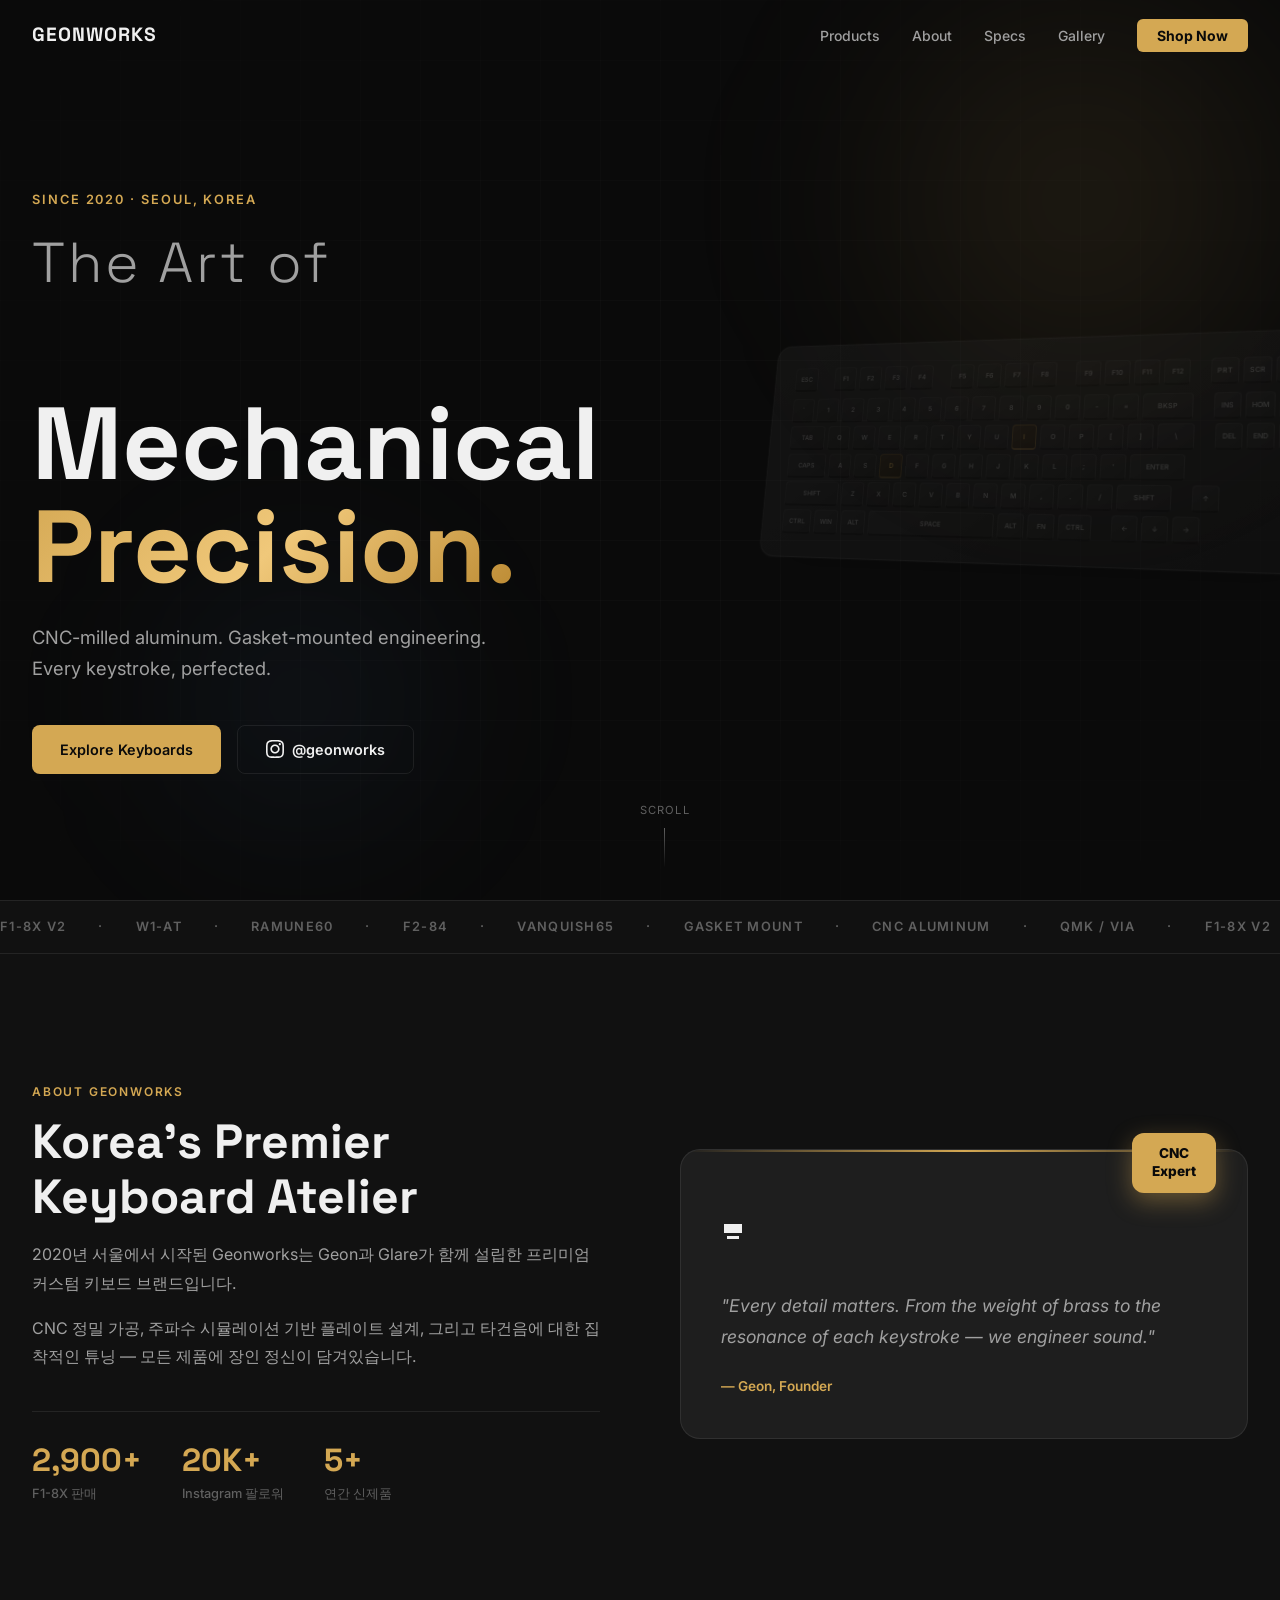
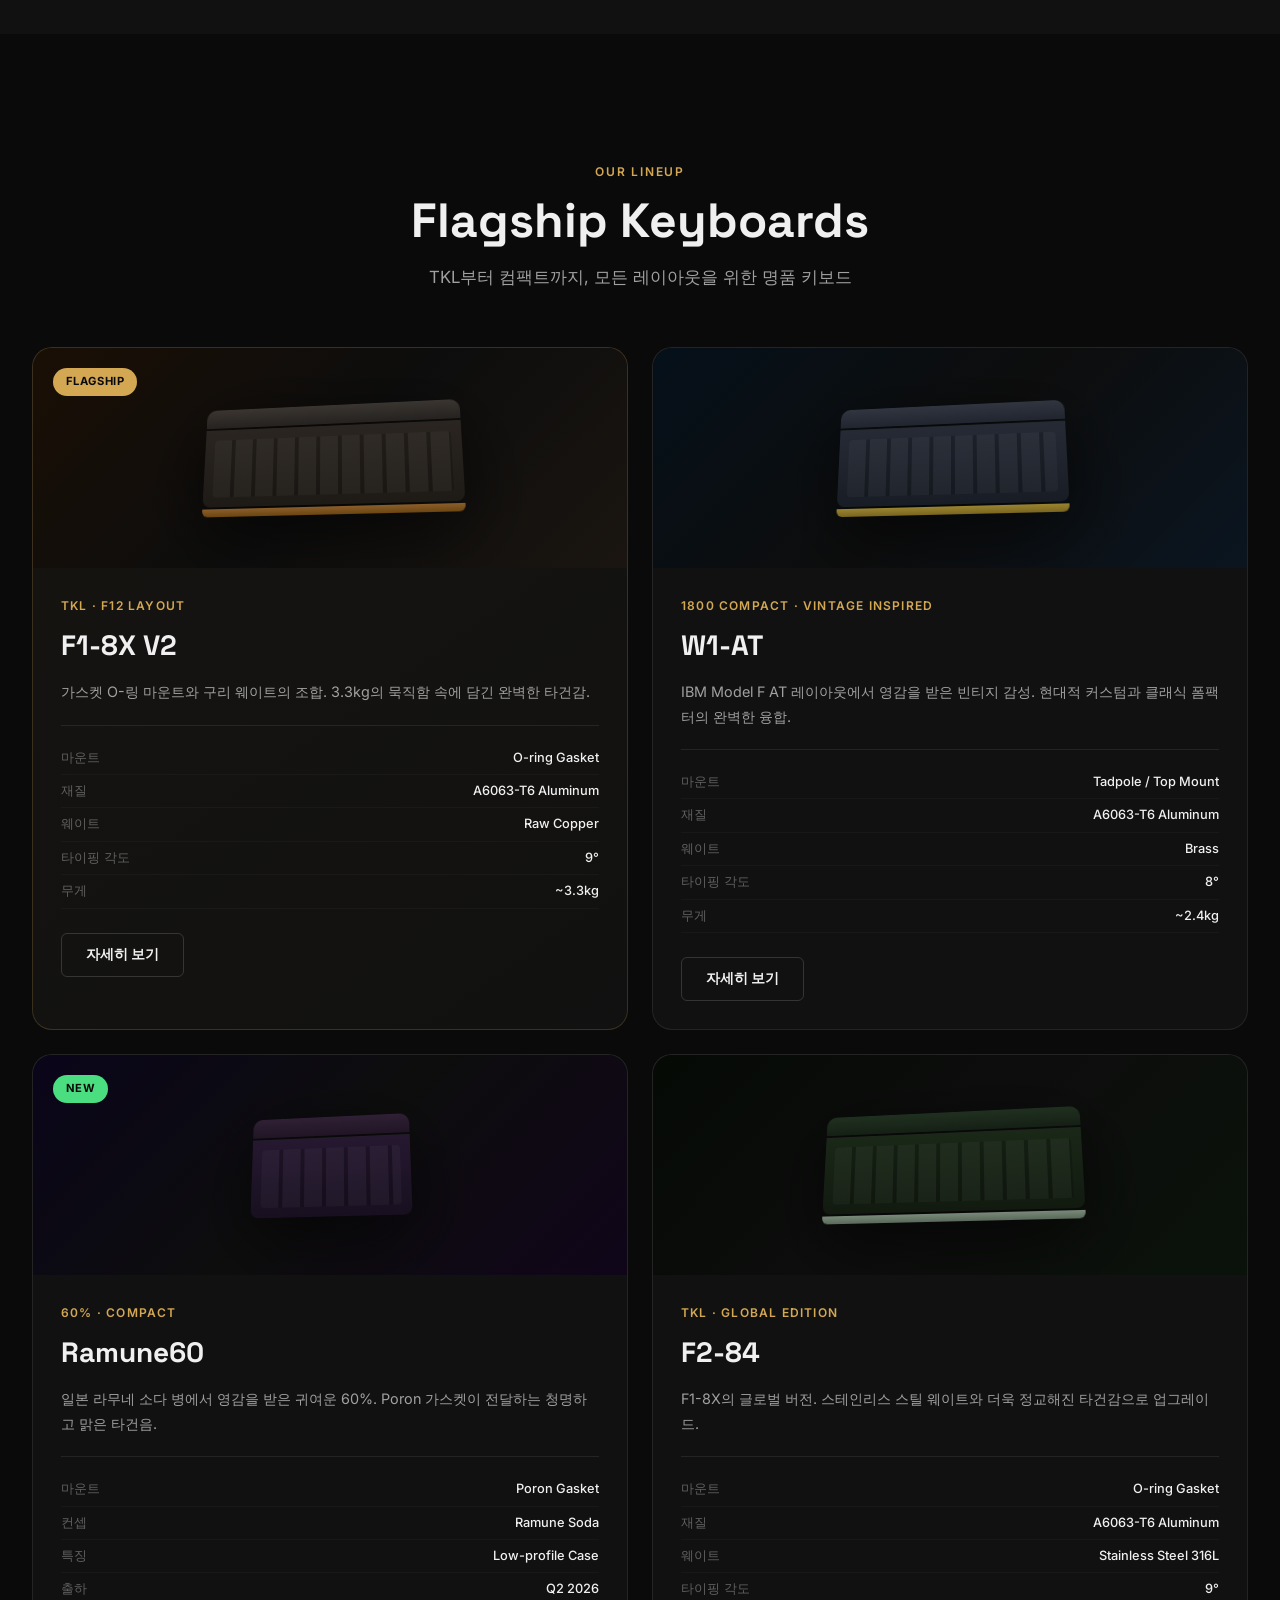
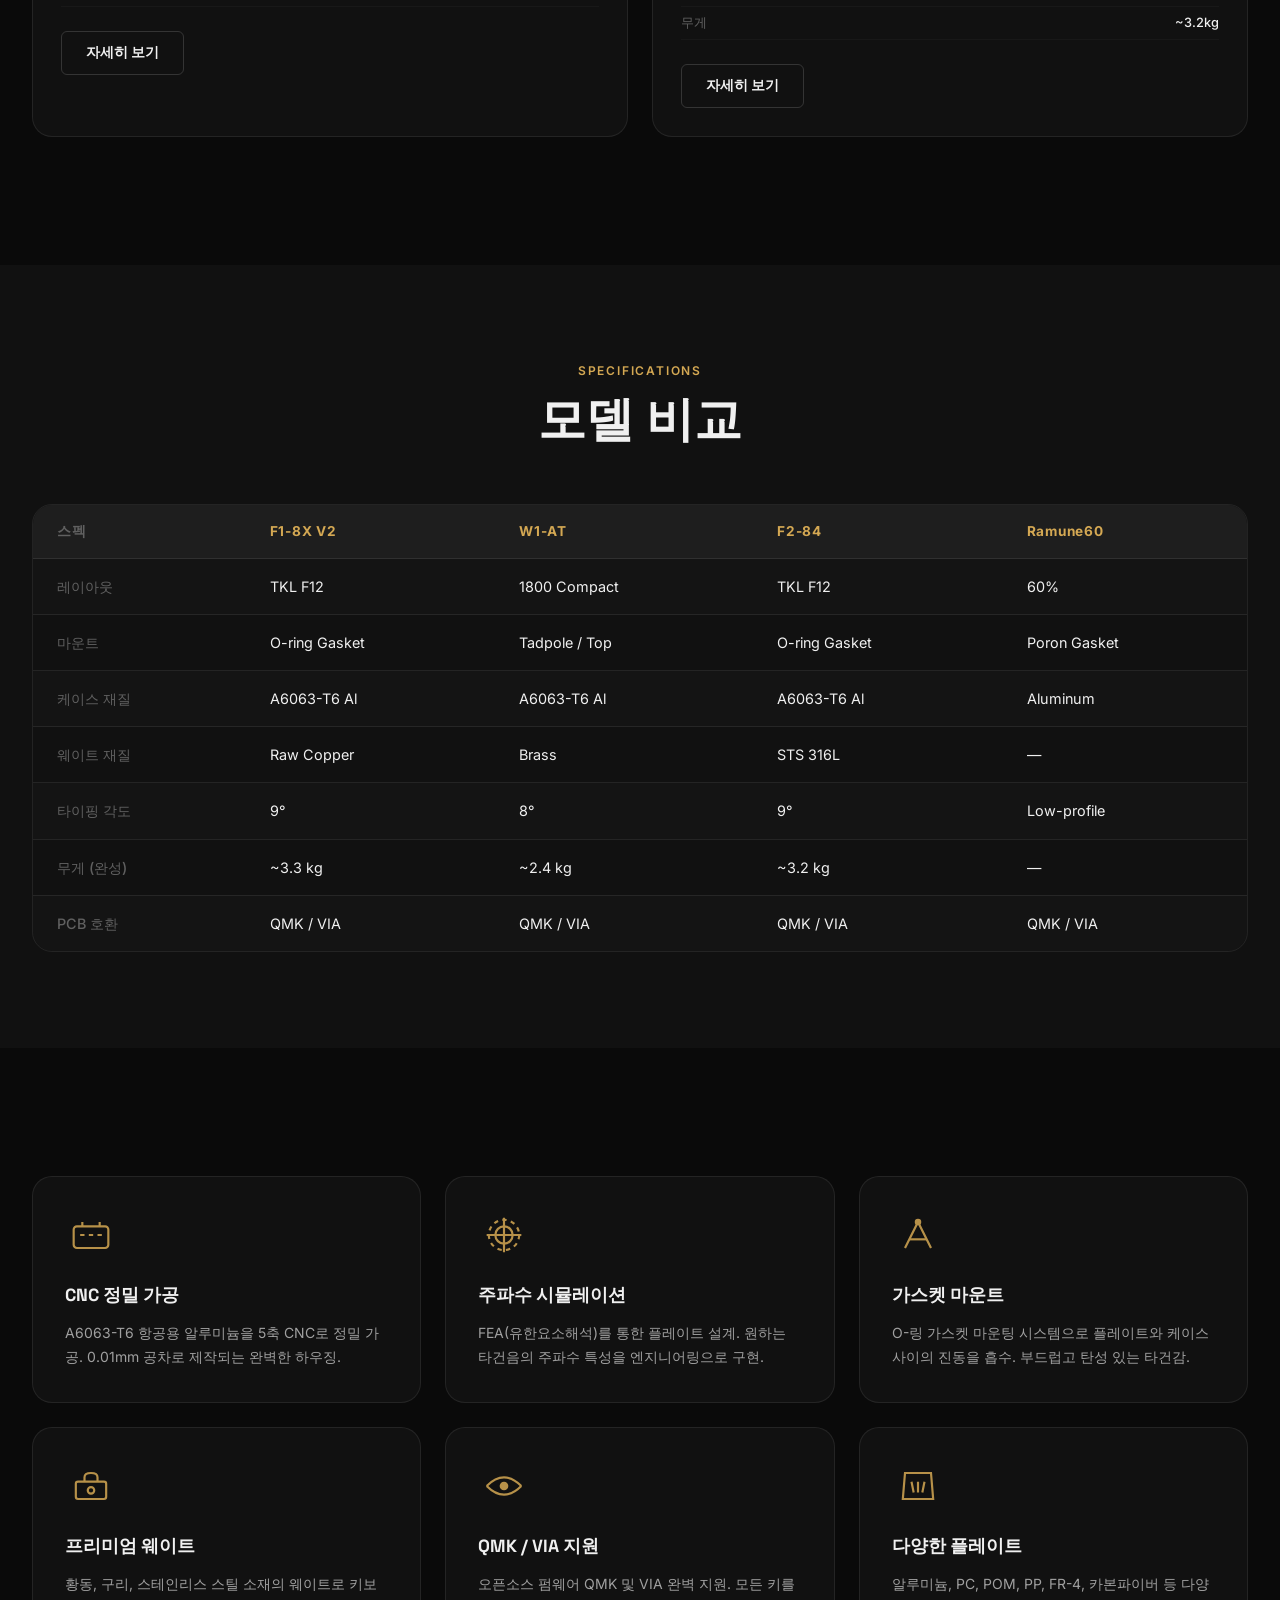
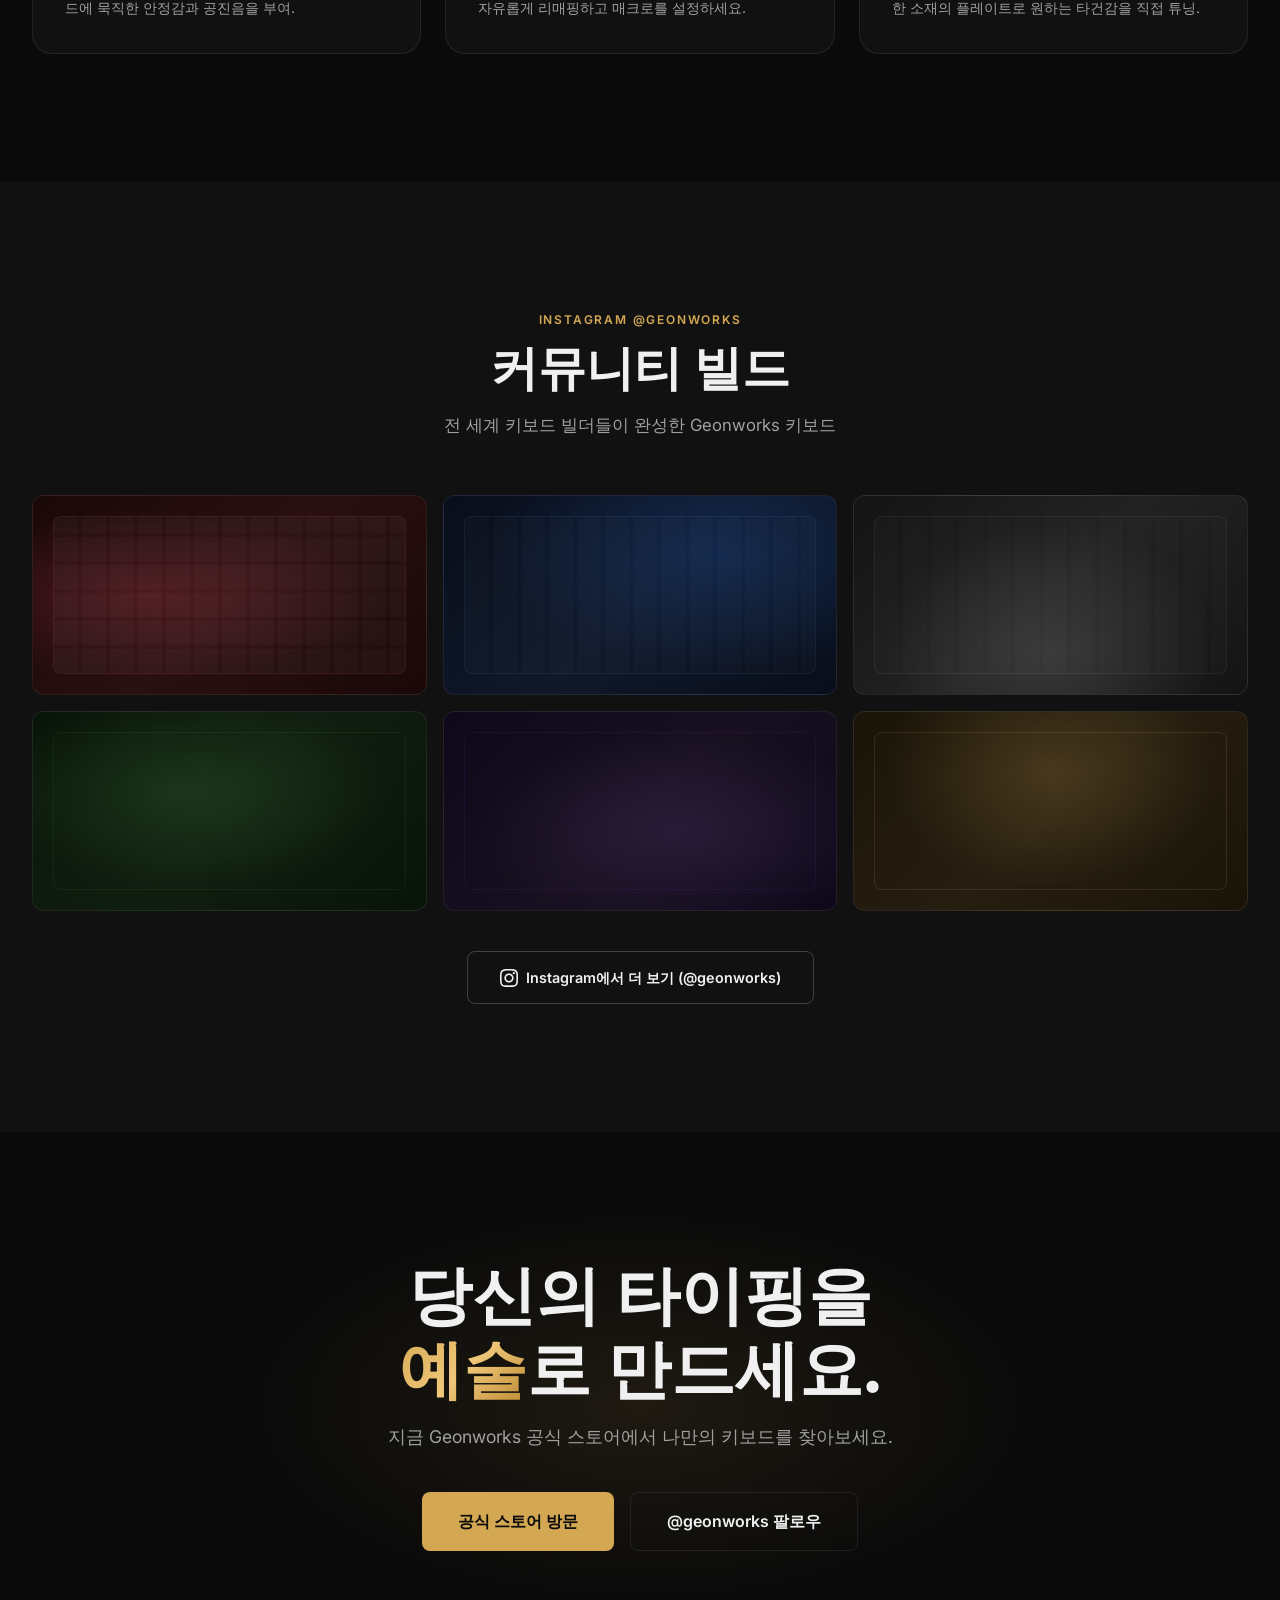
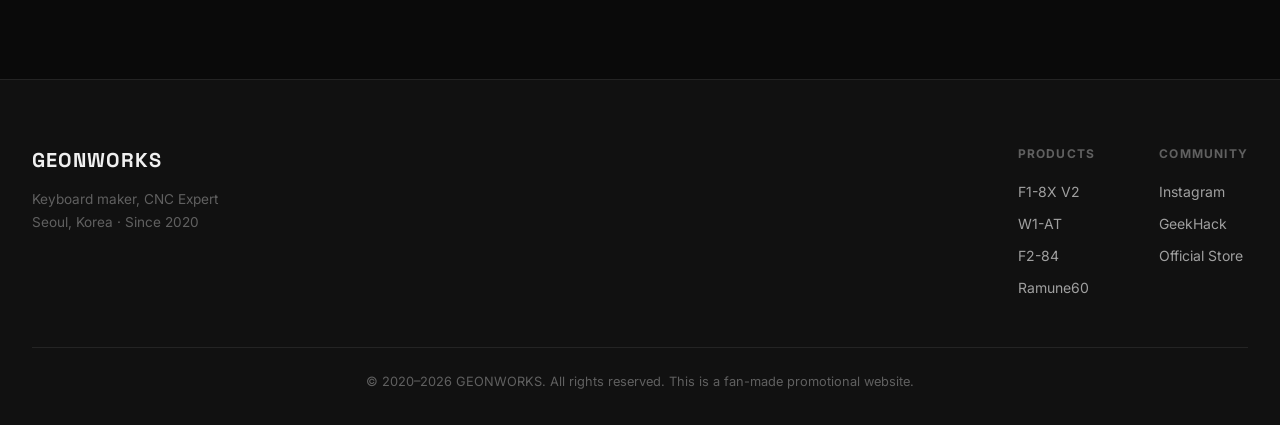
<file: index.html>
<!DOCTYPE html>
<html lang="ko">
<head>
  <meta charset="UTF-8" />
  <meta name="viewport" content="width=device-width, initial-scale=1.0" />
  <title>GEONWORKS — Precision. Sound. Craft.</title>
  <link rel="preconnect" href="https://fonts.googleapis.com" />
  <link rel="preconnect" href="https://fonts.gstatic.com" crossorigin />
  <link href="https://fonts.googleapis.com/css2?family=Inter:wght@300;400;500;600;700;800;900&family=Space+Grotesk:wght@300;400;500;600;700&display=swap" rel="stylesheet" />
  <link rel="stylesheet" href="style.css" />
</head>
<body>

  <!-- NAV -->
  <nav class="nav" id="nav">
    <div class="nav__inner">
      <a href="#" class="nav__logo">GEONWORKS</a>
      <ul class="nav__links">
        <li><a href="#products">Products</a></li>
        <li><a href="#about">About</a></li>
        <li><a href="#specs">Specs</a></li>
        <li><a href="#gallery">Gallery</a></li>
        <li><a href="https://geon.works" target="_blank" class="nav__cta">Shop Now</a></li>
      </ul>
      <button class="nav__hamburger" id="hamburger" aria-label="메뉴">
        <span></span><span></span><span></span>
      </button>
    </div>
    <div class="nav__mobile" id="mobileMenu">
      <a href="#products">Products</a>
      <a href="#about">About</a>
      <a href="#specs">Specs</a>
      <a href="#gallery">Gallery</a>
      <a href="https://geon.works" target="_blank">Shop Now</a>
    </div>
  </nav>

  <!-- HERO -->
  <section class="hero" id="hero">
    <div class="hero__bg">
      <div class="hero__grid"></div>
      <div class="hero__glow hero__glow--1"></div>
      <div class="hero__glow hero__glow--2"></div>
    </div>

    <div class="hero__content">
      <p class="hero__eyebrow">Since 2020 · Seoul, Korea</p>
      <h1 class="hero__title">
        <span class="hero__title--thin">The Art of</span><br />
        Mechanical<br />
        <em>Precision.</em>
      </h1>
      <p class="hero__sub">
        CNC-milled aluminum. Gasket-mounted engineering.<br />
        Every keystroke, perfected.
      </p>
      <div class="hero__actions">
        <a href="#products" class="btn btn--primary">Explore Keyboards</a>
        <a href="https://www.instagram.com/geonworks/" target="_blank" class="btn btn--ghost">
          <svg viewBox="0 0 24 24" fill="currentColor" width="18" height="18"><path d="M12 2.163c3.204 0 3.584.012 4.85.07 3.252.148 4.771 1.691 4.919 4.919.058 1.265.069 1.645.069 4.849 0 3.205-.012 3.584-.069 4.849-.149 3.225-1.664 4.771-4.919 4.919-1.266.058-1.644.07-4.85.07-3.204 0-3.584-.012-4.849-.07-3.26-.149-4.771-1.699-4.919-4.92-.058-1.265-.07-1.644-.07-4.849 0-3.204.013-3.583.07-4.849.149-3.227 1.664-4.771 4.919-4.919 1.266-.057 1.645-.069 4.849-.069zm0-2.163c-3.259 0-3.667.014-4.947.072-4.358.2-6.78 2.618-6.98 6.98-.059 1.281-.073 1.689-.073 4.948 0 3.259.014 3.668.072 4.948.2 4.358 2.618 6.78 6.98 6.98 1.281.058 1.689.072 4.948.072 3.259 0 3.668-.014 4.948-.072 4.354-.2 6.782-2.618 6.979-6.98.059-1.28.073-1.689.073-4.948 0-3.259-.014-3.667-.072-4.947-.196-4.354-2.617-6.78-6.979-6.98-1.281-.059-1.69-.073-4.949-.073zm0 5.838c-3.403 0-6.162 2.759-6.162 6.162s2.759 6.163 6.162 6.163 6.162-2.759 6.162-6.163c0-3.403-2.759-6.162-6.162-6.162zm0 10.162c-2.209 0-4-1.79-4-4 0-2.209 1.791-4 4-4s4 1.791 4 4c0 2.21-1.791 4-4 4zm6.406-11.845c-.796 0-1.441.645-1.441 1.44s.645 1.44 1.441 1.44c.795 0 1.439-.645 1.439-1.44s-.644-1.44-1.439-1.44z"/></svg>
          @geonworks
        </a>
      </div>
    </div>

    <div class="hero__keyboard" aria-hidden="true">
      <div class="keyboard-visual">
        <div class="kb-case">
          <div class="kb-keys">
            <div class="kb-row kb-row--fn">
              <div class="kb-key kb-key--esc">ESC</div>
              <div class="kb-key kb-key--fn-gap"></div>
              <div class="kb-key">F1</div><div class="kb-key">F2</div><div class="kb-key">F3</div><div class="kb-key">F4</div>
              <div class="kb-key kb-key--fn-gap"></div>
              <div class="kb-key">F5</div><div class="kb-key">F6</div><div class="kb-key">F7</div><div class="kb-key">F8</div>
              <div class="kb-key kb-key--fn-gap"></div>
              <div class="kb-key">F9</div><div class="kb-key">F10</div><div class="kb-key">F11</div><div class="kb-key">F12</div>
              <div class="kb-key kb-key--fn-gap"></div>
              <div class="kb-key">PRT</div><div class="kb-key">SCR</div><div class="kb-key">BRK</div>
            </div>
            <div class="kb-row">
              <div class="kb-key">`</div>
              <div class="kb-key">1</div><div class="kb-key">2</div><div class="kb-key">3</div><div class="kb-key">4</div><div class="kb-key">5</div>
              <div class="kb-key">6</div><div class="kb-key">7</div><div class="kb-key">8</div><div class="kb-key">9</div><div class="kb-key">0</div>
              <div class="kb-key">-</div><div class="kb-key">=</div>
              <div class="kb-key kb-key--bksp">BKSP</div>
              <div class="kb-key kb-key--fn-gap"></div>
              <div class="kb-key">INS</div><div class="kb-key">HOM</div><div class="kb-key">PUP</div>
            </div>
            <div class="kb-row">
              <div class="kb-key kb-key--tab">TAB</div>
              <div class="kb-key">Q</div><div class="kb-key">W</div><div class="kb-key">E</div><div class="kb-key">R</div><div class="kb-key">T</div>
              <div class="kb-key">Y</div><div class="kb-key">U</div><div class="kb-key kb-key--highlight">I</div><div class="kb-key">O</div><div class="kb-key">P</div>
              <div class="kb-key">[</div><div class="kb-key">]</div>
              <div class="kb-key kb-key--bkslash">\</div>
              <div class="kb-key kb-key--fn-gap"></div>
              <div class="kb-key">DEL</div><div class="kb-key">END</div><div class="kb-key">PDN</div>
            </div>
            <div class="kb-row">
              <div class="kb-key kb-key--caps">CAPS</div>
              <div class="kb-key">A</div><div class="kb-key">S</div><div class="kb-key kb-key--highlight">D</div><div class="kb-key">F</div><div class="kb-key">G</div>
              <div class="kb-key">H</div><div class="kb-key">J</div><div class="kb-key">K</div><div class="kb-key">L</div>
              <div class="kb-key">;</div><div class="kb-key">'</div>
              <div class="kb-key kb-key--enter">ENTER</div>
            </div>
            <div class="kb-row">
              <div class="kb-key kb-key--lshift">SHIFT</div>
              <div class="kb-key">Z</div><div class="kb-key">X</div><div class="kb-key">C</div><div class="kb-key">V</div><div class="kb-key">B</div>
              <div class="kb-key">N</div><div class="kb-key">M</div>
              <div class="kb-key">,</div><div class="kb-key">.</div><div class="kb-key">/</div>
              <div class="kb-key kb-key--rshift">SHIFT</div>
              <div class="kb-key kb-key--fn-gap"></div>
              <div class="kb-key">↑</div>
            </div>
            <div class="kb-row">
              <div class="kb-key kb-key--ctrl">CTRL</div>
              <div class="kb-key kb-key--win">WIN</div>
              <div class="kb-key kb-key--alt">ALT</div>
              <div class="kb-key kb-key--space">SPACE</div>
              <div class="kb-key kb-key--alt">ALT</div>
              <div class="kb-key kb-key--fn">FN</div>
              <div class="kb-key kb-key--ctrl">CTRL</div>
              <div class="kb-key kb-key--fn-gap"></div>
              <div class="kb-key">←</div><div class="kb-key">↓</div><div class="kb-key">→</div>
            </div>
          </div>
        </div>
      </div>
    </div>

    <div class="hero__scroll">
      <span>Scroll</span>
      <div class="hero__scroll-line"></div>
    </div>
  </section>

  <div class="marquee">
    <div class="marquee__track">
      <span>F1-8X V2</span><span>·</span><span>W1-AT</span><span>·</span><span>Ramune60</span><span>·</span><span>F2-84</span><span>·</span><span>Vanquish65</span><span>·</span><span>Gasket Mount</span><span>·</span><span>CNC Aluminum</span><span>·</span><span>QMK / VIA</span><span>·</span>
      <span>F1-8X V2</span><span>·</span><span>W1-AT</span><span>·</span><span>Ramune60</span><span>·</span><span>F2-84</span><span>·</span><span>Vanquish65</span><span>·</span><span>Gasket Mount</span><span>·</span><span>CNC Aluminum</span><span>·</span><span>QMK / VIA</span><span>·</span>
    </div>
  </div>

  <section class="about" id="about">
    <div class="container">
      <div class="about__inner">
        <div class="about__text">
          <p class="label">About Geonworks</p>
          <h2 class="section-title">Korea's Premier<br />Keyboard Atelier</h2>
          <p class="about__desc">2020년 서울에서 시작된 Geonworks는 Geon과 Glare가 함께 설립한 프리미엄 커스텀 키보드 브랜드입니다.</p>
          <p class="about__desc">CNC 정밀 가공, 주파수 시뮬레이션 기반 플레이트 설계, 그리고 타건음에 대한 집착적인 튜닝 — 모든 제품에 장인 정신이 담겨있습니다.</p>
          <div class="about__stats">
            <div class="stat"><span class="stat__num">2,900+</span><span class="stat__label">F1-8X 판매</span></div>
            <div class="stat"><span class="stat__num">20K+</span><span class="stat__label">Instagram 팔로워</span></div>
            <div class="stat"><span class="stat__num">5+</span><span class="stat__label">연간 신제품</span></div>
          </div>
        </div>
        <div class="about__visual">
          <div class="about__card">
            <div class="about__card-inner">
              <div class="about__icon">⌨</div>
              <blockquote>"Every detail matters. From the weight of brass to the resonance of each keystroke — we engineer sound."</blockquote>
              <cite>— Geon, Founder</cite>
            </div>
          </div>
          <div class="about__badge"><span>CNC</span><span>Expert</span></div>
        </div>
      </div>
    </div>
  </section>

  <section class="products" id="products">
    <div class="container">
      <div class="section-header">
        <p class="label">Our Lineup</p>
        <h2 class="section-title">Flagship Keyboards</h2>
        <p class="section-sub">TKL부터 컴팩트까지, 모든 레이아웃을 위한 명품 키보드</p>
      </div>
      <div class="products__grid">
        <article class="product-card product-card--featured">
          <div class="product-card__badge">Flagship</div>
          <div class="product-card__visual"><div class="product-card__img product-card__img--f18x"><div class="kb-render kb-render--tkl"><div class="kb-render__top"></div><div class="kb-render__body"><div class="kb-render__keys"></div></div><div class="kb-render__weight"></div></div></div></div>
          <div class="product-card__info">
            <p class="product-card__series">TKL · F12 Layout</p>
            <h3 class="product-card__name">F1-8X V2</h3>
            <p class="product-card__desc">가스켓 O-링 마운트와 구리 웨이트의 조합. 3.3kg의 묵직함 속에 담긴 완벽한 타건감.</p>
            <ul class="product-card__specs">
              <li><span>마운트</span><span>O-ring Gasket</span></li>
              <li><span>재질</span><span>A6063-T6 Aluminum</span></li>
              <li><span>웨이트</span><span>Raw Copper</span></li>
              <li><span>타이핑 각도</span><span>9°</span></li>
              <li><span>무게</span><span>~3.3kg</span></li>
            </ul>
            <a href="https://geon.works/collections/f1-8x" target="_blank" class="product-card__btn">자세히 보기</a>
          </div>
        </article>
        <article class="product-card">
          <div class="product-card__visual"><div class="product-card__img product-card__img--w1at"><div class="kb-render kb-render--1800"><div class="kb-render__top"></div><div class="kb-render__body"><div class="kb-render__keys"></div></div><div class="kb-render__weight"></div></div></div></div>
          <div class="product-card__info">
            <p class="product-card__series">1800 Compact · Vintage Inspired</p>
            <h3 class="product-card__name">W1-AT</h3>
            <p class="product-card__desc">IBM Model F AT 레이아웃에서 영감을 받은 빈티지 감성. 현대적 커스텀과 클래식 폼팩터의 완벽한 융합.</p>
            <ul class="product-card__specs">
              <li><span>마운트</span><span>Tadpole / Top Mount</span></li>
              <li><span>재질</span><span>A6063-T6 Aluminum</span></li>
              <li><span>웨이트</span><span>Brass</span></li>
              <li><span>타이핑 각도</span><span>8°</span></li>
              <li><span>무게</span><span>~2.4kg</span></li>
            </ul>
            <a href="https://geon.works/pages/w1-at" target="_blank" class="product-card__btn">자세히 보기</a>
          </div>
        </article>
        <article class="product-card">
          <div class="product-card__badge product-card__badge--new">New</div>
          <div class="product-card__visual"><div class="product-card__img product-card__img--ramune"><div class="kb-render kb-render--60"><div class="kb-render__top"></div><div class="kb-render__body"><div class="kb-render__keys"></div></div></div></div></div>
          <div class="product-card__info">
            <p class="product-card__series">60% · Compact</p>
            <h3 class="product-card__name">Ramune60</h3>
            <p class="product-card__desc">일본 라무네 소다 병에서 영감을 받은 귀여운 60%. Poron 가스켓이 전달하는 청명하고 맑은 타건음.</p>
            <ul class="product-card__specs">
              <li><span>마운트</span><span>Poron Gasket</span></li>
              <li><span>컨셉</span><span>Ramune Soda</span></li>
              <li><span>특징</span><span>Low-profile Case</span></li>
              <li><span>출하</span><span>Q2 2026</span></li>
            </ul>
            <a href="https://geon.works/products/group-buy-ramune60-keyboard-kit" target="_blank" class="product-card__btn">자세히 보기</a>
          </div>
        </article>
        <article class="product-card">
          <div class="product-card__visual"><div class="product-card__img product-card__img--f284"><div class="kb-render kb-render--tkl"><div class="kb-render__top"></div><div class="kb-render__body"><div class="kb-render__keys"></div></div><div class="kb-render__weight kb-render__weight--steel"></div></div></div></div>
          <div class="product-card__info">
            <p class="product-card__series">TKL · Global Edition</p>
            <h3 class="product-card__name">F2-84</h3>
            <p class="product-card__desc">F1-8X의 글로벌 버전. 스테인리스 스틸 웨이트와 더욱 정교해진 타건감으로 업그레이드.</p>
            <ul class="product-card__specs">
              <li><span>마운트</span><span>O-ring Gasket</span></li>
              <li><span>재질</span><span>A6063-T6 Aluminum</span></li>
              <li><span>웨이트</span><span>Stainless Steel 316L</span></li>
              <li><span>타이핑 각도</span><span>9°</span></li>
              <li><span>무게</span><span>~3.2kg</span></li>
            </ul>
            <a href="https://geon.works/pages/f2-84" target="_blank" class="product-card__btn">자세히 보기</a>
          </div>
        </article>
      </div>
    </div>
  </section>

  <section class="specs" id="specs">
    <div class="container">
      <div class="section-header"><p class="label">Specifications</p><h2 class="section-title">모델 비교</h2></div>
      <div class="specs__table-wrap">
        <table class="specs__table">
          <thead><tr><th>스펙</th><th>F1-8X V2</th><th>W1-AT</th><th>F2-84</th><th>Ramune60</th></tr></thead>
          <tbody>
            <tr><td>레이아웃</td><td>TKL F12</td><td>1800 Compact</td><td>TKL F12</td><td>60%</td></tr>
            <tr><td>마운트</td><td>O-ring Gasket</td><td>Tadpole / Top</td><td>O-ring Gasket</td><td>Poron Gasket</td></tr>
            <tr><td>케이스 재질</td><td>A6063-T6 Al</td><td>A6063-T6 Al</td><td>A6063-T6 Al</td><td>Aluminum</td></tr>
            <tr><td>웨이트 재질</td><td>Raw Copper</td><td>Brass</td><td>STS 316L</td><td>—</td></tr>
            <tr><td>타이핑 각도</td><td>9°</td><td>8°</td><td>9°</td><td>Low-profile</td></tr>
            <tr><td>무게 (완성)</td><td>~3.3 kg</td><td>~2.4 kg</td><td>~3.2 kg</td><td>—</td></tr>
            <tr><td>PCB 호환</td><td>QMK / VIA</td><td>QMK / VIA</td><td>QMK / VIA</td><td>QMK / VIA</td></tr>
          </tbody>
        </table>
      </div>
    </div>
  </section>

  <section class="features">
    <div class="container">
      <div class="features__grid">
        <div class="feature-card"><div class="feature-card__icon"><svg viewBox="0 0 48 48" fill="none" stroke="currentColor" stroke-width="2"><rect x="8" y="16" width="32" height="20" rx="3"/><path d="M16 12 L16 16 M32 12 L32 16"/><path d="M14 24 h4 M22 24 h4 M30 24 h4"/></svg></div><h3>CNC 정밀 가공</h3><p>A6063-T6 항공용 알루미늄을 5축 CNC로 정밀 가공. 0.01mm 공차로 제작되는 완벽한 하우징.</p></div>
        <div class="feature-card"><div class="feature-card__icon"><svg viewBox="0 0 48 48" fill="none" stroke="currentColor" stroke-width="2"><path d="M24 8 L24 40 M8 24 L40 24"/><circle cx="24" cy="24" r="8"/><circle cx="24" cy="24" r="14" stroke-dasharray="4 4"/></svg></div><h3>주파수 시뮬레이션</h3><p>FEA(유한요소해석)를 통한 플레이트 설계. 원하는 타건음의 주파수 특성을 엔지니어링으로 구현.</p></div>
        <div class="feature-card"><div class="feature-card__icon"><svg viewBox="0 0 48 48" fill="none" stroke="currentColor" stroke-width="2"><path d="M12 36 L24 12 L36 36"/><path d="M16 28 L32 28"/><circle cx="24" cy="12" r="3" fill="currentColor" stroke="none"/></svg></div><h3>가스켓 마운트</h3><p>O-링 가스켓 마운팅 시스템으로 플레이트와 케이스 사이의 진동을 흡수. 부드럽고 탄성 있는 타건감.</p></div>
        <div class="feature-card"><div class="feature-card__icon"><svg viewBox="0 0 48 48" fill="none" stroke="currentColor" stroke-width="2"><rect x="10" y="20" width="28" height="16" rx="2"/><path d="M18 20 L18 16 Q18 12 24 12 Q30 12 30 16 L30 20"/><circle cx="24" cy="28" r="3"/></svg></div><h3>프리미엄 웨이트</h3><p>황동, 구리, 스테인리스 스틸 소재의 웨이트로 키보드에 묵직한 안정감과 공진음을 부여.</p></div>
        <div class="feature-card"><div class="feature-card__icon"><svg viewBox="0 0 48 48" fill="none" stroke="currentColor" stroke-width="2"><path d="M8 24 Q24 8 40 24"/><path d="M8 24 Q24 40 40 24"/><circle cx="24" cy="24" r="4" fill="currentColor" stroke="none"/></svg></div><h3>QMK / VIA 지원</h3><p>오픈소스 펌웨어 QMK 및 VIA 완벽 지원. 모든 키를 자유롭게 리매핑하고 매크로를 설정하세요.</p></div>
        <div class="feature-card"><div class="feature-card__icon"><svg viewBox="0 0 48 48" fill="none" stroke="currentColor" stroke-width="2"><path d="M12 12 L36 12 L38 36 L10 36 Z"/><path d="M18 20 L20 30 M24 20 L24 30 M30 20 L28 30"/></svg></div><h3>다양한 플레이트</h3><p>알루미늄, PC, POM, PP, FR-4, 카본파이버 등 다양한 소재의 플레이트로 원하는 타건감을 직접 튜닝.</p></div>
      </div>
    </div>
  </section>

  <section class="gallery" id="gallery">
    <div class="container">
      <div class="section-header"><p class="label">Instagram @geonworks</p><h2 class="section-title">커뮤니티 빌드</h2><p class="section-sub">전 세계 키보드 빌더들이 완성한 Geonworks 키보드</p></div>
      <div class="gallery__grid">
        <a href="https://www.instagram.com/geonworks/" target="_blank" class="gallery-item gallery-item--1"><div class="gallery-item__overlay"><span>F1-8X V2 · Burgundy</span></div></a>
        <a href="https://www.instagram.com/geonworks/" target="_blank" class="gallery-item gallery-item--2"><div class="gallery-item__overlay"><span>W1-AT · Navy</span></div></a>
        <a href="https://www.instagram.com/geonworks/" target="_blank" class="gallery-item gallery-item--3"><div class="gallery-item__overlay"><span>F1-8X · Silver</span></div></a>
        <a href="https://www.instagram.com/p/CnLiKw3v_R6/" target="_blank" class="gallery-item gallery-item--4"><div class="gallery-item__overlay"><span>W1-AT · Long Boi</span></div></a>
        <a href="https://www.instagram.com/geonworks/" target="_blank" class="gallery-item gallery-item--5"><div class="gallery-item__overlay"><span>F2-84 · Black</span></div></a>
        <a href="https://www.instagram.com/geonworks/" target="_blank" class="gallery-item gallery-item--6"><div class="gallery-item__overlay"><span>Ramune60 · Clear</span></div></a>
      </div>
      <div class="gallery__cta"><a href="https://www.instagram.com/geonworks/" target="_blank" class="btn btn--outline"><svg viewBox="0 0 24 24" fill="currentColor" width="18" height="18"><path d="M12 2.163c3.204 0 3.584.012 4.85.07 3.252.148 4.771 1.691 4.919 4.919.058 1.265.069 1.645.069 4.849 0 3.205-.012 3.584-.069 4.849-.149 3.225-1.664 4.771-4.919 4.919-1.266.058-1.644.07-4.85.07-3.204 0-3.584-.012-4.849-.07-3.26-.149-4.771-1.699-4.919-4.92-.058-1.265-.07-1.644-.07-4.849 0-3.204.013-3.583.07-4.849.149-3.227 1.664-4.771 4.919-4.919 1.266-.057 1.645-.069 4.849-.069zm0-2.163c-3.259 0-3.667.014-4.947.072-4.358.2-6.78 2.618-6.98 6.98-.059 1.281-.073 1.689-.073 4.948 0 3.259.014 3.668.072 4.948.2 4.358 2.618 6.78 6.98 6.98 1.281.058 1.689.072 4.948.072 3.259 0 3.668-.014 4.948-.072 4.354-.2 6.782-2.618 6.979-6.98.059-1.28.073-1.689.073-4.948 0-3.259-.014-3.667-.072-4.947-.196-4.354-2.617-6.78-6.979-6.98-1.281-.059-1.69-.073-4.949-.073zm0 5.838c-3.403 0-6.162 2.759-6.162 6.162s2.759 6.163 6.162 6.163 6.162-2.759 6.162-6.163c0-3.403-2.759-6.162-6.162-6.162zm0 10.162c-2.209 0-4-1.79-4-4 0-2.209 1.791-4 4-4s4 1.791 4 4c0 2.21-1.791 4-4 4zm6.406-11.845c-.796 0-1.441.645-1.441 1.44s.645 1.44 1.441 1.44c.795 0 1.439-.645 1.439-1.44s-.644-1.44-1.439-1.44z"/></svg>Instagram에서 더 보기 (@geonworks)</a></div>
    </div>
  </section>

  <section class="cta-banner">
    <div class="cta-banner__bg"><div class="cta-banner__glow"></div></div>
    <div class="container">
      <div class="cta-banner__inner">
        <h2>당신의 타이핑을<br /><em>예술</em>로 만드세요.</h2>
        <p>지금 Geonworks 공식 스토어에서 나만의 키보드를 찾아보세요.</p>
        <div class="cta-banner__actions">
          <a href="https://geon.works" target="_blank" class="btn btn--primary btn--lg">공식 스토어 방문</a>
          <a href="https://www.instagram.com/geonworks/" target="_blank" class="btn btn--ghost btn--lg">@geonworks 팔로우</a>
        </div>
      </div>
    </div>
  </section>

  <footer class="footer">
    <div class="container">
      <div class="footer__inner">
        <div class="footer__brand"><span class="footer__logo">GEONWORKS</span><p>Keyboard maker, CNC Expert<br />Seoul, Korea · Since 2020</p></div>
        <div class="footer__links">
          <div class="footer__col"><h4>Products</h4><a href="https://geon.works/collections/f1-8x" target="_blank">F1-8X V2</a><a href="https://geon.works/pages/w1-at" target="_blank">W1-AT</a><a href="https://geon.works/pages/f2-84" target="_blank">F2-84</a><a href="https://geon.works/products/group-buy-ramune60-keyboard-kit" target="_blank">Ramune60</a></div>
          <div class="footer__col"><h4>Community</h4><a href="https://www.instagram.com/geonworks/" target="_blank">Instagram</a><a href="https://geekhack.org" target="_blank">GeekHack</a><a href="https://geon.works" target="_blank">Official Store</a></div>
        </div>
      </div>
      <div class="footer__bottom"><p>© 2020–2026 GEONWORKS. All rights reserved. This is a fan-made promotional website.</p></div>
    </div>
  </footer>

  <script src="main.js"></script>
</body>
</html>
</file>
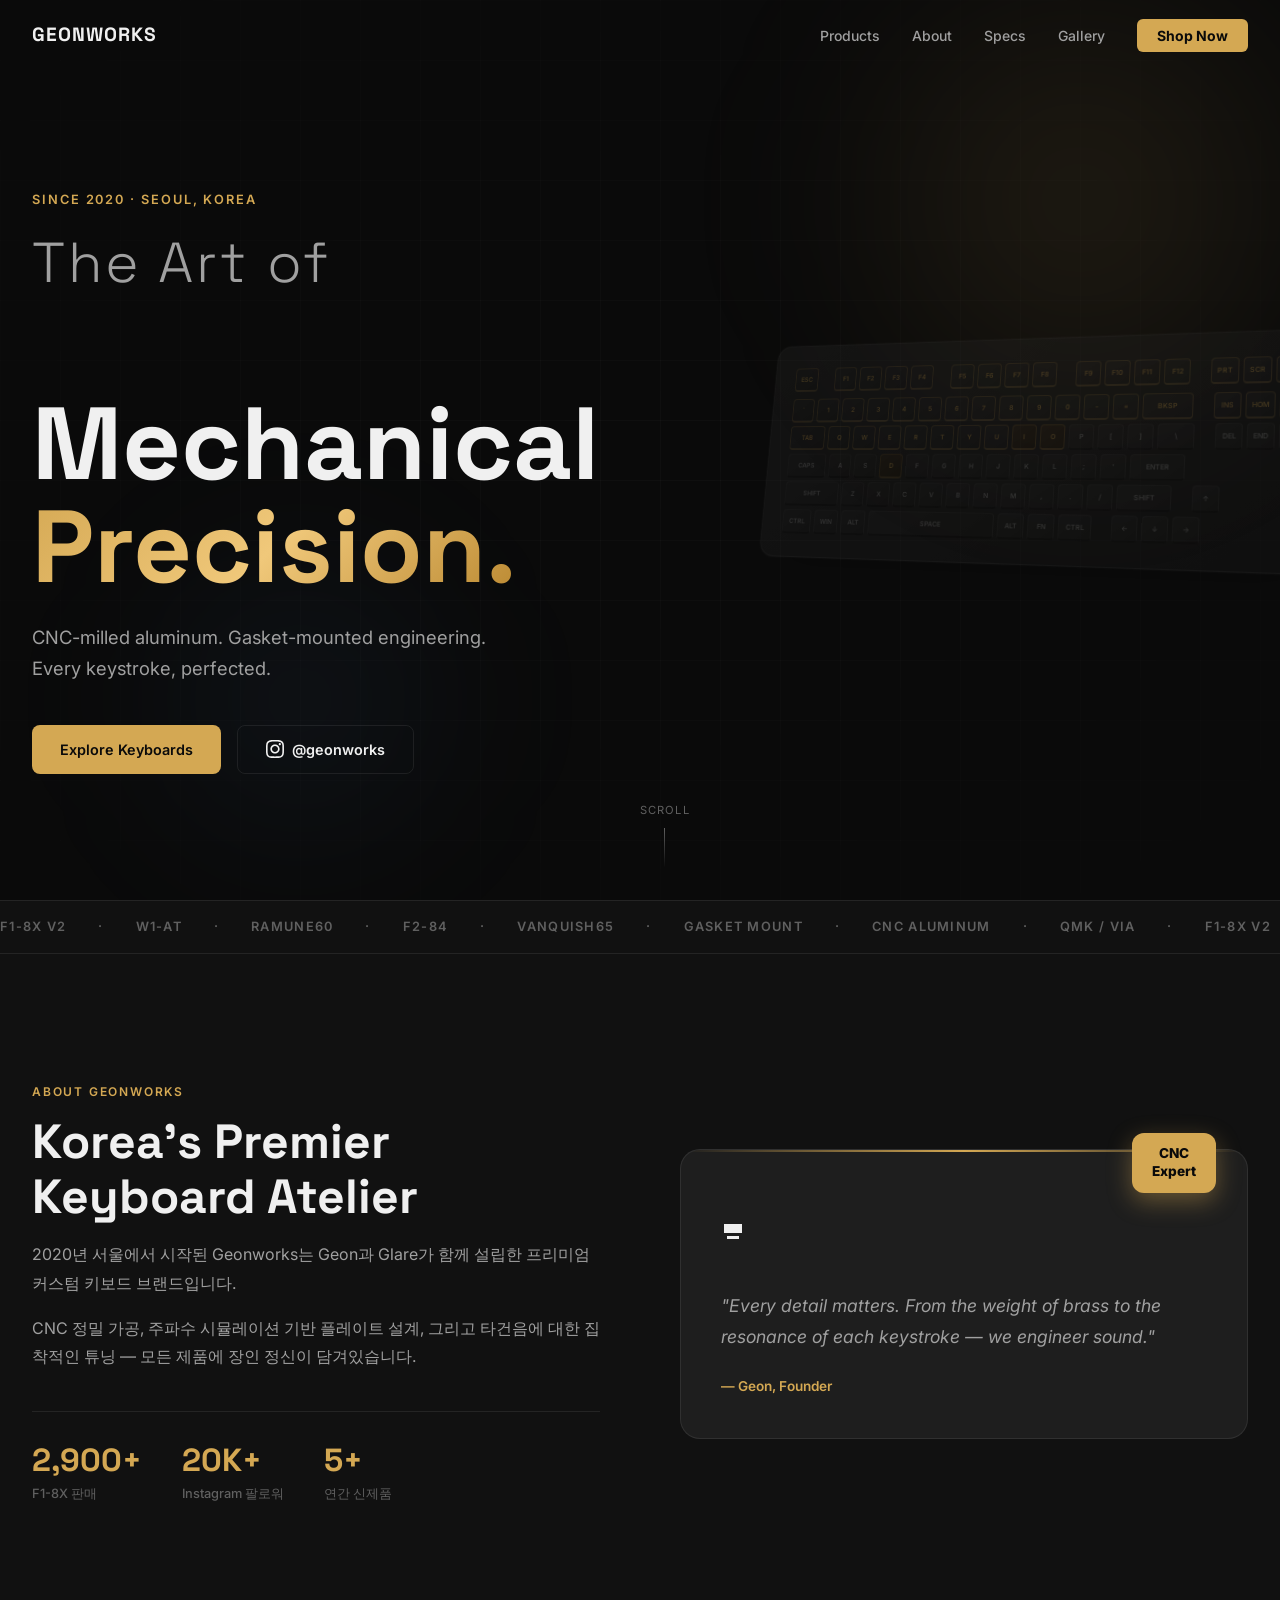
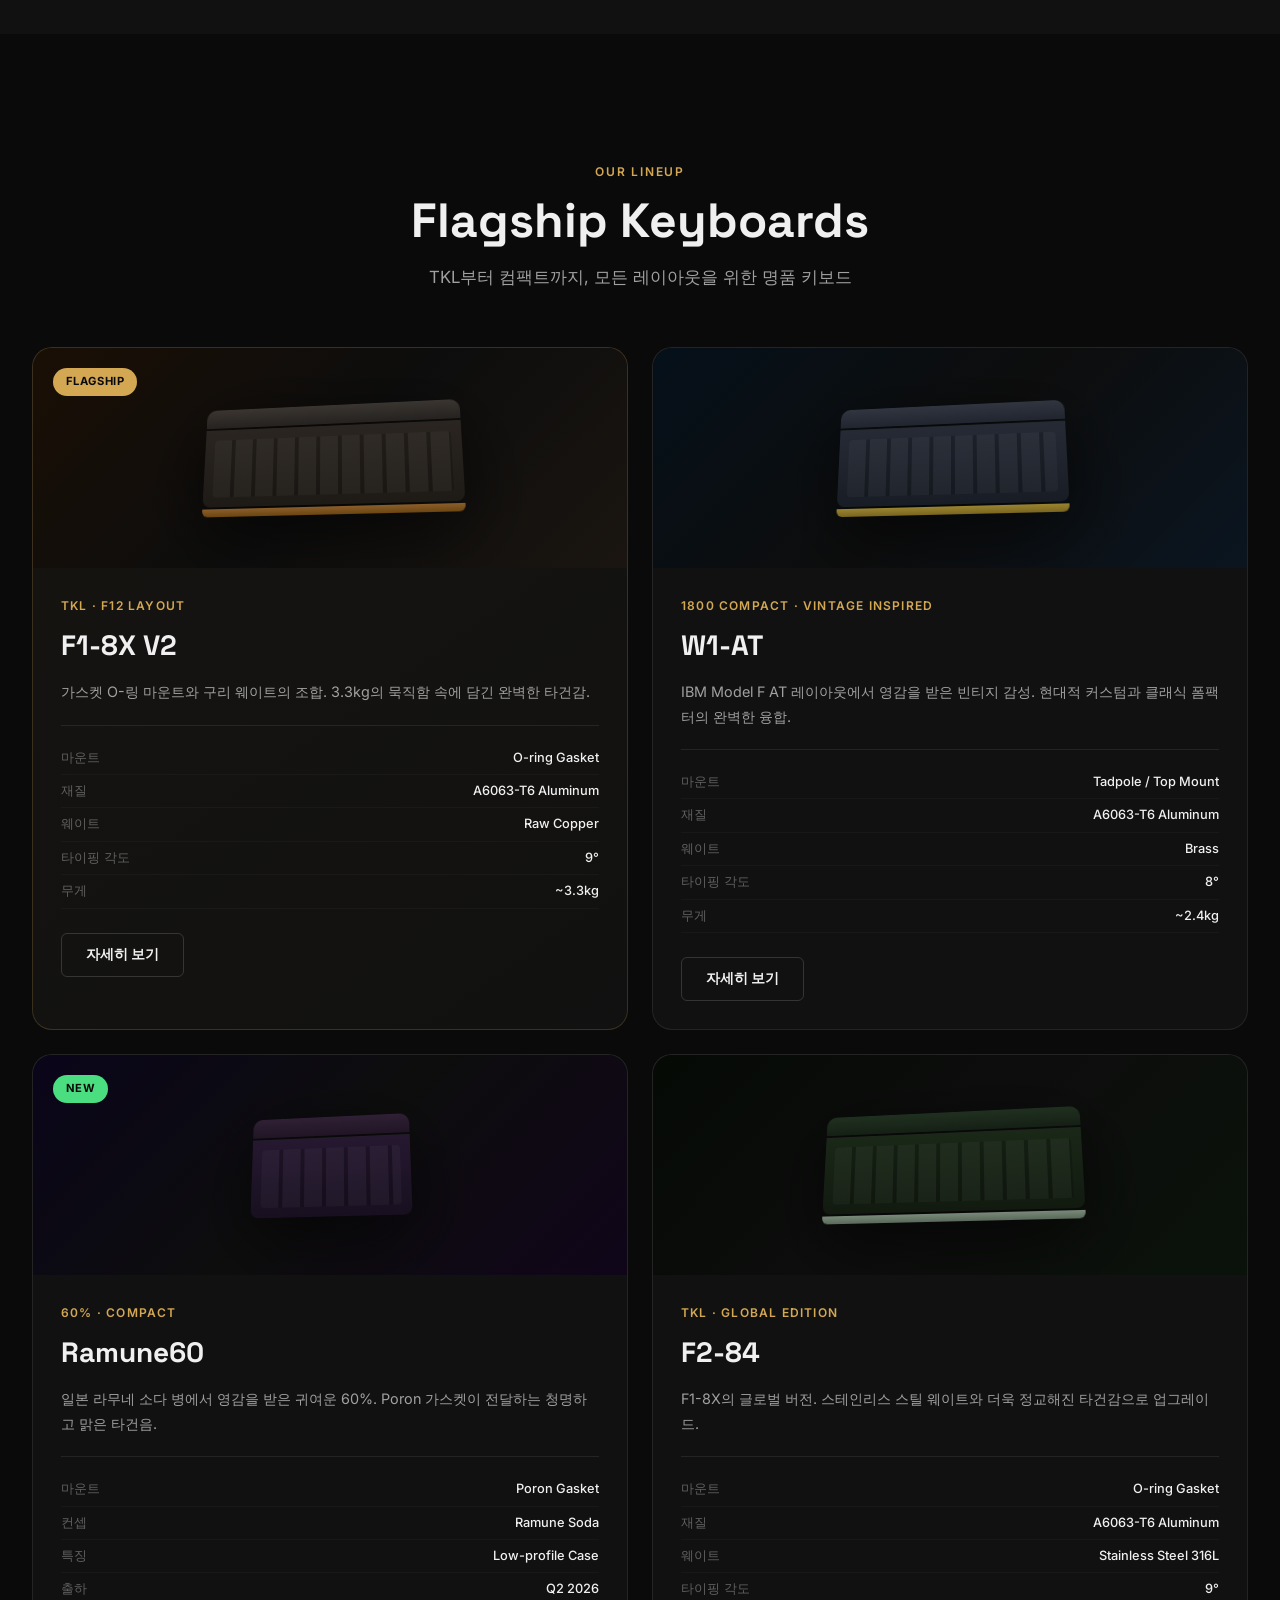
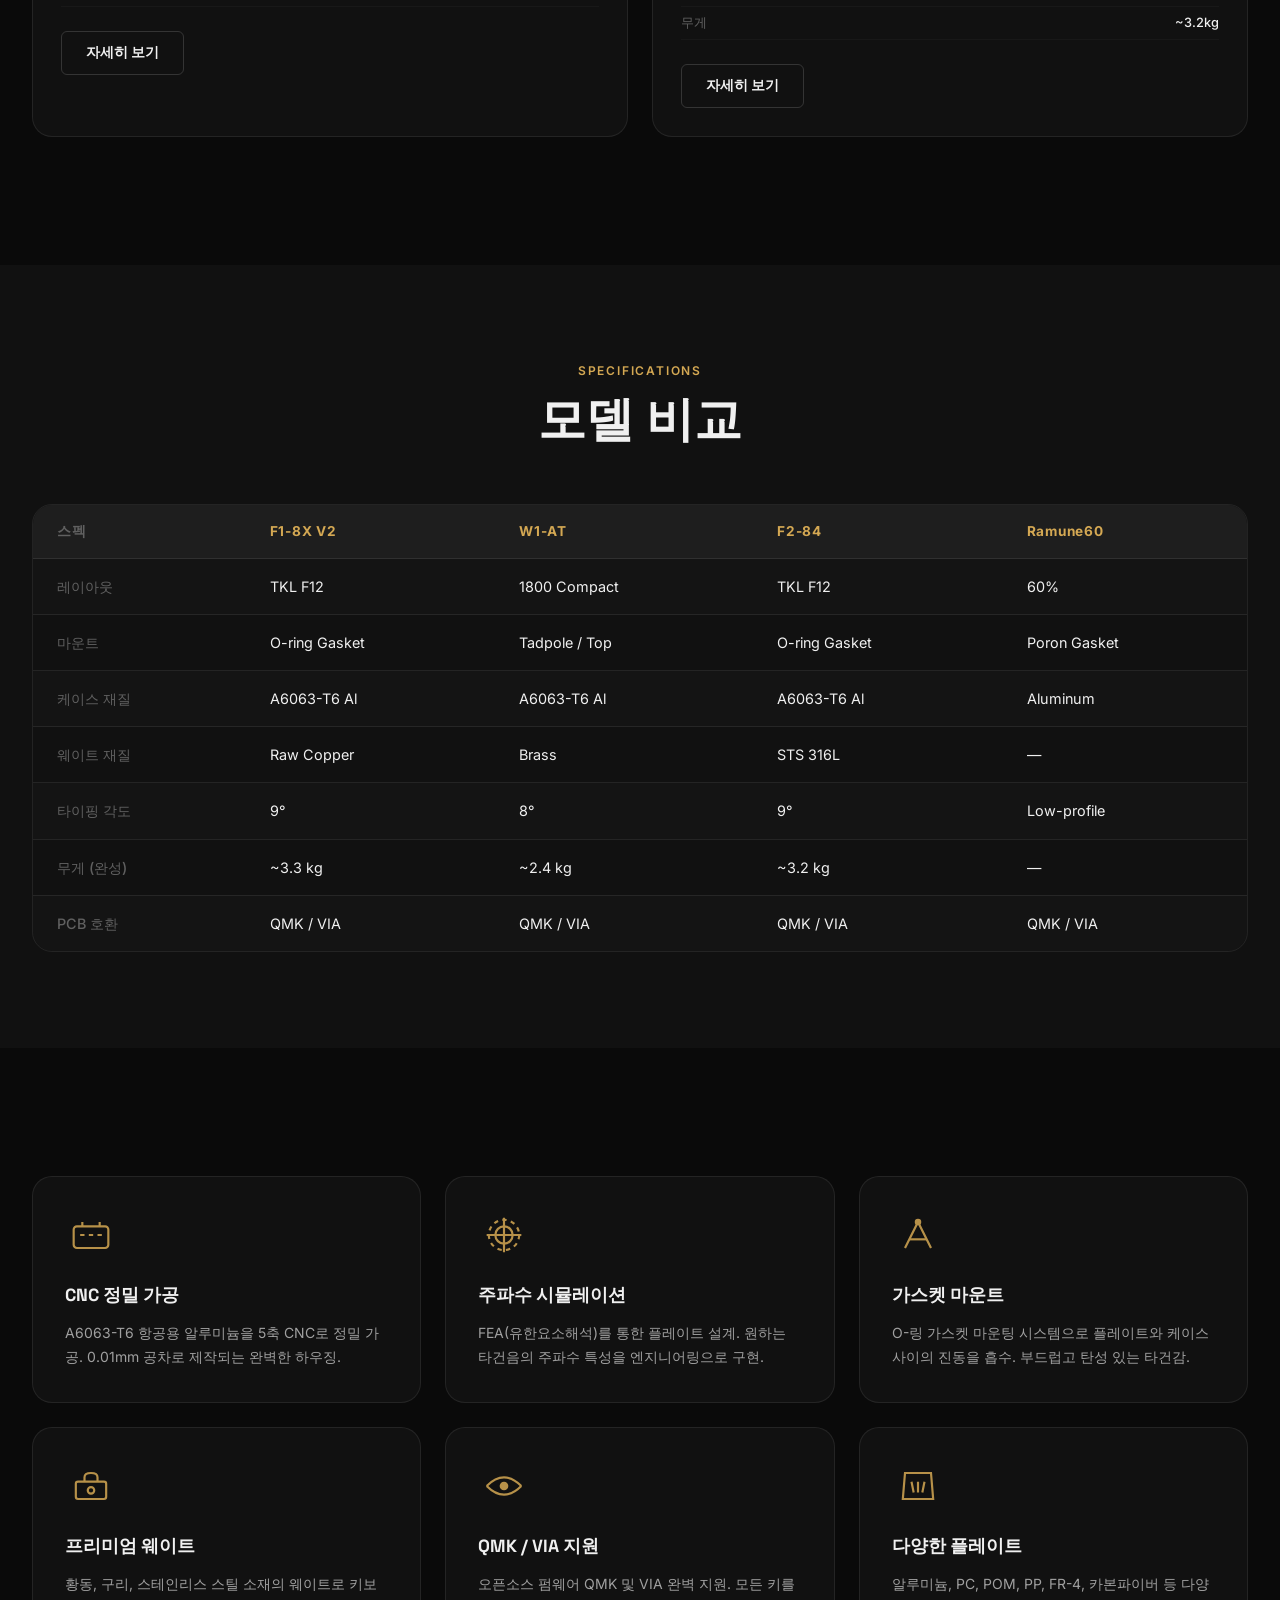
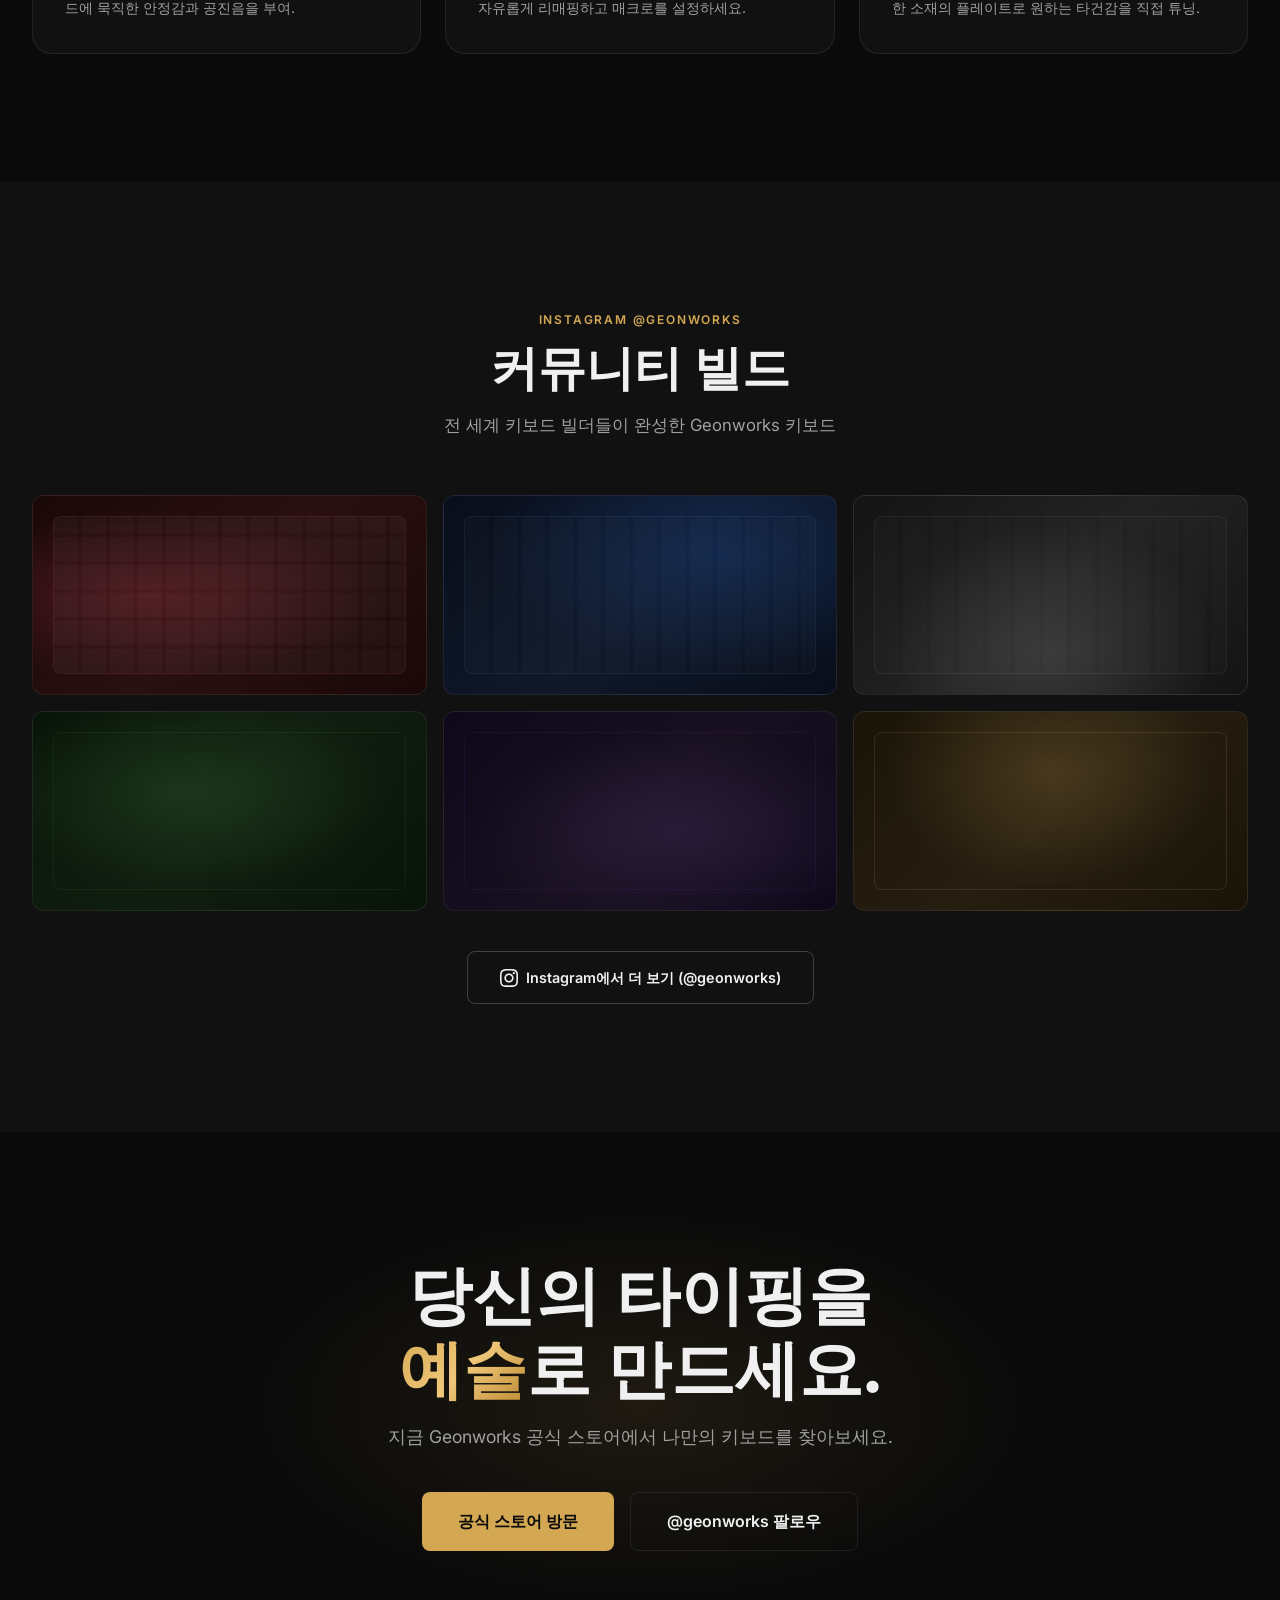
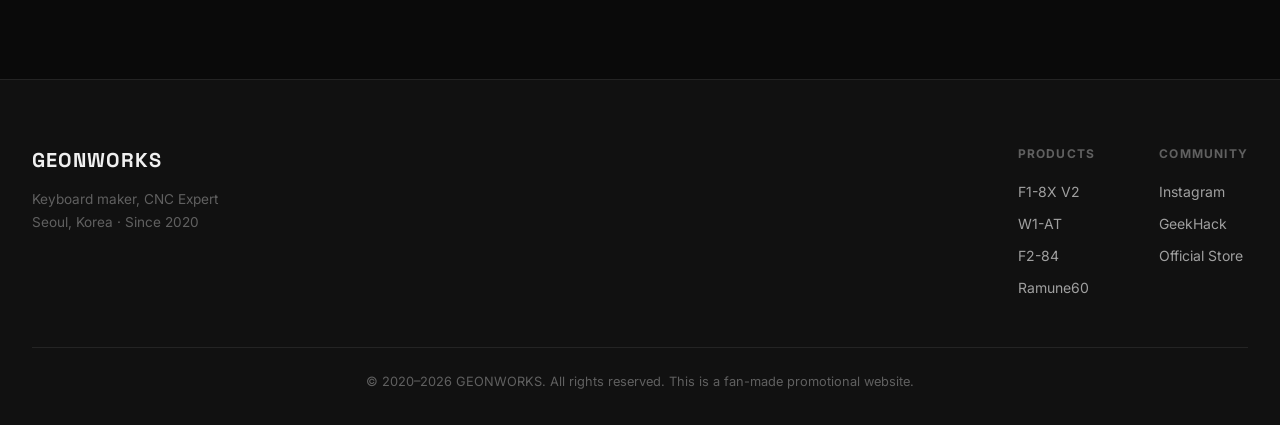
<file: geonworks-website/index.html>
<!DOCTYPE html>
<html lang="ko">
<head>
  <meta charset="UTF-8" />
  <meta name="viewport" content="width=device-width, initial-scale=1.0" />
  <title>GEONWORKS — Precision. Sound. Craft.</title>
  <link rel="preconnect" href="https://fonts.googleapis.com" />
  <link rel="preconnect" href="https://fonts.gstatic.com" crossorigin />
  <link href="https://fonts.googleapis.com/css2?family=Inter:wght@300;400;500;600;700;800;900&family=Space+Grotesk:wght@300;400;500;600;700&display=swap" rel="stylesheet" />
  <link rel="stylesheet" href="style.css" />
</head>
<body>

  <!-- NAV -->
  <nav class="nav" id="nav">
    <div class="nav__inner">
      <a href="#" class="nav__logo">GEONWORKS</a>
      <ul class="nav__links">
        <li><a href="#products">Products</a></li>
        <li><a href="#about">About</a></li>
        <li><a href="#specs">Specs</a></li>
        <li><a href="#gallery">Gallery</a></li>
        <li><a href="https://geon.works" target="_blank" class="nav__cta">Shop Now</a></li>
      </ul>
      <button class="nav__hamburger" id="hamburger" aria-label="메뉴">
        <span></span><span></span><span></span>
      </button>
    </div>
    <div class="nav__mobile" id="mobileMenu">
      <a href="#products">Products</a>
      <a href="#about">About</a>
      <a href="#specs">Specs</a>
      <a href="#gallery">Gallery</a>
      <a href="https://geon.works" target="_blank">Shop Now</a>
    </div>
  </nav>

  <!-- HERO -->
  <section class="hero" id="hero">
    <div class="hero__bg">
      <div class="hero__grid"></div>
      <div class="hero__glow hero__glow--1"></div>
      <div class="hero__glow hero__glow--2"></div>
    </div>

    <div class="hero__content">
      <p class="hero__eyebrow">Since 2020 · Seoul, Korea</p>
      <h1 class="hero__title">
        <span class="hero__title--thin">The Art of</span><br />
        Mechanical<br />
        <em>Precision.</em>
      </h1>
      <p class="hero__sub">
        CNC-milled aluminum. Gasket-mounted engineering.<br />
        Every keystroke, perfected.
      </p>
      <div class="hero__actions">
        <a href="#products" class="btn btn--primary">Explore Keyboards</a>
        <a href="https://www.instagram.com/geonworks/" target="_blank" class="btn btn--ghost">
          <svg viewBox="0 0 24 24" fill="currentColor" width="18" height="18"><path d="M12 2.163c3.204 0 3.584.012 4.85.07 3.252.148 4.771 1.691 4.919 4.919.058 1.265.069 1.645.069 4.849 0 3.205-.012 3.584-.069 4.849-.149 3.225-1.664 4.771-4.919 4.919-1.266.058-1.644.07-4.85.07-3.204 0-3.584-.012-4.849-.07-3.26-.149-4.771-1.699-4.919-4.92-.058-1.265-.07-1.644-.07-4.849 0-3.204.013-3.583.07-4.849.149-3.227 1.664-4.771 4.919-4.919 1.266-.057 1.645-.069 4.849-.069zm0-2.163c-3.259 0-3.667.014-4.947.072-4.358.2-6.78 2.618-6.98 6.98-.059 1.281-.073 1.689-.073 4.948 0 3.259.014 3.668.072 4.948.2 4.358 2.618 6.78 6.98 6.98 1.281.058 1.689.072 4.948.072 3.259 0 3.668-.014 4.948-.072 4.354-.2 6.782-2.618 6.979-6.98.059-1.28.073-1.689.073-4.948 0-3.259-.014-3.667-.072-4.947-.196-4.354-2.617-6.78-6.979-6.98-1.281-.059-1.69-.073-4.949-.073zm0 5.838c-3.403 0-6.162 2.759-6.162 6.162s2.759 6.163 6.162 6.163 6.162-2.759 6.162-6.163c0-3.403-2.759-6.162-6.162-6.162zm0 10.162c-2.209 0-4-1.79-4-4 0-2.209 1.791-4 4-4s4 1.791 4 4c0 2.21-1.791 4-4 4zm6.406-11.845c-.796 0-1.441.645-1.441 1.44s.645 1.44 1.441 1.44c.795 0 1.439-.645 1.439-1.44s-.644-1.44-1.439-1.44z"/></svg>
          @geonworks
        </a>
      </div>
    </div>

    <!-- Keyboard SVG Illustration -->
    <div class="hero__keyboard" aria-hidden="true">
      <div class="keyboard-visual">
        <div class="kb-case">
          <div class="kb-keys">
            <!-- Row 1 -->
            <div class="kb-row kb-row--fn">
              <div class="kb-key kb-key--esc">ESC</div>
              <div class="kb-key kb-key--fn-gap"></div>
              <div class="kb-key">F1</div><div class="kb-key">F2</div><div class="kb-key">F3</div><div class="kb-key">F4</div>
              <div class="kb-key kb-key--fn-gap"></div>
              <div class="kb-key">F5</div><div class="kb-key">F6</div><div class="kb-key">F7</div><div class="kb-key">F8</div>
              <div class="kb-key kb-key--fn-gap"></div>
              <div class="kb-key">F9</div><div class="kb-key">F10</div><div class="kb-key">F11</div><div class="kb-key">F12</div>
              <div class="kb-key kb-key--fn-gap"></div>
              <div class="kb-key">PRT</div><div class="kb-key">SCR</div><div class="kb-key">BRK</div>
            </div>
            <!-- Row 2 -->
            <div class="kb-row">
              <div class="kb-key">`</div>
              <div class="kb-key">1</div><div class="kb-key">2</div><div class="kb-key">3</div><div class="kb-key">4</div><div class="kb-key">5</div>
              <div class="kb-key">6</div><div class="kb-key">7</div><div class="kb-key">8</div><div class="kb-key">9</div><div class="kb-key">0</div>
              <div class="kb-key">-</div><div class="kb-key">=</div>
              <div class="kb-key kb-key--bksp">BKSP</div>
              <div class="kb-key kb-key--fn-gap"></div>
              <div class="kb-key">INS</div><div class="kb-key">HOM</div><div class="kb-key">PUP</div>
            </div>
            <!-- Row 3 -->
            <div class="kb-row">
              <div class="kb-key kb-key--tab">TAB</div>
              <div class="kb-key">Q</div><div class="kb-key">W</div><div class="kb-key">E</div><div class="kb-key">R</div><div class="kb-key">T</div>
              <div class="kb-key">Y</div><div class="kb-key">U</div><div class="kb-key kb-key--highlight">I</div><div class="kb-key">O</div><div class="kb-key">P</div>
              <div class="kb-key">[</div><div class="kb-key">]</div>
              <div class="kb-key kb-key--bkslash">\</div>
              <div class="kb-key kb-key--fn-gap"></div>
              <div class="kb-key">DEL</div><div class="kb-key">END</div><div class="kb-key">PDN</div>
            </div>
            <!-- Row 4 -->
            <div class="kb-row">
              <div class="kb-key kb-key--caps">CAPS</div>
              <div class="kb-key">A</div><div class="kb-key">S</div><div class="kb-key kb-key--highlight">D</div><div class="kb-key">F</div><div class="kb-key">G</div>
              <div class="kb-key">H</div><div class="kb-key">J</div><div class="kb-key">K</div><div class="kb-key">L</div>
              <div class="kb-key">;</div><div class="kb-key">'</div>
              <div class="kb-key kb-key--enter">ENTER</div>
            </div>
            <!-- Row 5 -->
            <div class="kb-row">
              <div class="kb-key kb-key--lshift">SHIFT</div>
              <div class="kb-key">Z</div><div class="kb-key">X</div><div class="kb-key">C</div><div class="kb-key">V</div><div class="kb-key">B</div>
              <div class="kb-key">N</div><div class="kb-key">M</div>
              <div class="kb-key">,</div><div class="kb-key">.</div><div class="kb-key">/</div>
              <div class="kb-key kb-key--rshift">SHIFT</div>
              <div class="kb-key kb-key--fn-gap"></div>
              <div class="kb-key">↑</div>
            </div>
            <!-- Row 6 -->
            <div class="kb-row">
              <div class="kb-key kb-key--ctrl">CTRL</div>
              <div class="kb-key kb-key--win">WIN</div>
              <div class="kb-key kb-key--alt">ALT</div>
              <div class="kb-key kb-key--space">SPACE</div>
              <div class="kb-key kb-key--alt">ALT</div>
              <div class="kb-key kb-key--fn">FN</div>
              <div class="kb-key kb-key--ctrl">CTRL</div>
              <div class="kb-key kb-key--fn-gap"></div>
              <div class="kb-key">←</div><div class="kb-key">↓</div><div class="kb-key">→</div>
            </div>
          </div>
        </div>
      </div>
    </div>

    <div class="hero__scroll">
      <span>Scroll</span>
      <div class="hero__scroll-line"></div>
    </div>
  </section>

  <!-- MARQUEE -->
  <div class="marquee">
    <div class="marquee__track">
      <span>F1-8X V2</span><span>·</span>
      <span>W1-AT</span><span>·</span>
      <span>Ramune60</span><span>·</span>
      <span>F2-84</span><span>·</span>
      <span>Vanquish65</span><span>·</span>
      <span>Gasket Mount</span><span>·</span>
      <span>CNC Aluminum</span><span>·</span>
      <span>QMK / VIA</span><span>·</span>
      <span>F1-8X V2</span><span>·</span>
      <span>W1-AT</span><span>·</span>
      <span>Ramune60</span><span>·</span>
      <span>F2-84</span><span>·</span>
      <span>Vanquish65</span><span>·</span>
      <span>Gasket Mount</span><span>·</span>
      <span>CNC Aluminum</span><span>·</span>
      <span>QMK / VIA</span><span>·</span>
    </div>
  </div>

  <!-- ABOUT -->
  <section class="about" id="about">
    <div class="container">
      <div class="about__inner">
        <div class="about__text">
          <p class="label">About Geonworks</p>
          <h2 class="section-title">Korea's Premier<br />Keyboard Atelier</h2>
          <p class="about__desc">
            2020년 서울에서 시작된 Geonworks는 Geon과 Glare가 함께 설립한
            프리미엄 커스텀 키보드 브랜드입니다.
          </p>
          <p class="about__desc">
            CNC 정밀 가공, 주파수 시뮬레이션 기반 플레이트 설계,
            그리고 타건음에 대한 집착적인 튜닝 — 모든 제품에 장인 정신이 담겨있습니다.
          </p>
          <div class="about__stats">
            <div class="stat">
              <span class="stat__num">2,900+</span>
              <span class="stat__label">F1-8X 판매</span>
            </div>
            <div class="stat">
              <span class="stat__num">20K+</span>
              <span class="stat__label">Instagram 팔로워</span>
            </div>
            <div class="stat">
              <span class="stat__num">5+</span>
              <span class="stat__label">연간 신제품</span>
            </div>
          </div>
        </div>
        <div class="about__visual">
          <div class="about__card">
            <div class="about__card-inner">
              <div class="about__icon">⌨</div>
              <blockquote>
                "Every detail matters. From the weight of brass to the
                resonance of each keystroke — we engineer sound."
              </blockquote>
              <cite>— Geon, Founder</cite>
            </div>
          </div>
          <div class="about__badge">
            <span>CNC</span>
            <span>Expert</span>
          </div>
        </div>
      </div>
    </div>
  </section>

  <!-- PRODUCTS -->
  <section class="products" id="products">
    <div class="container">
      <div class="section-header">
        <p class="label">Our Lineup</p>
        <h2 class="section-title">Flagship Keyboards</h2>
        <p class="section-sub">TKL부터 컴팩트까지, 모든 레이아웃을 위한 명품 키보드</p>
      </div>

      <div class="products__grid">

        <!-- F1-8X V2 -->
        <article class="product-card product-card--featured">
          <div class="product-card__badge">Flagship</div>
          <div class="product-card__visual">
            <div class="product-card__img product-card__img--f18x">
              <div class="kb-render kb-render--tkl">
                <div class="kb-render__top"></div>
                <div class="kb-render__body">
                  <div class="kb-render__keys"></div>
                </div>
                <div class="kb-render__weight"></div>
              </div>
            </div>
          </div>
          <div class="product-card__info">
            <p class="product-card__series">TKL · F12 Layout</p>
            <h3 class="product-card__name">F1-8X V2</h3>
            <p class="product-card__desc">
              가스켓 O-링 마운트와 구리 웨이트의 조합. 3.3kg의 묵직함 속에
              담긴 완벽한 타건감.
            </p>
            <ul class="product-card__specs">
              <li><span>마운트</span><span>O-ring Gasket</span></li>
              <li><span>재질</span><span>A6063-T6 Aluminum</span></li>
              <li><span>웨이트</span><span>Raw Copper</span></li>
              <li><span>타이핑 각도</span><span>9°</span></li>
              <li><span>무게</span><span>~3.3kg</span></li>
            </ul>
            <a href="https://geon.works/collections/f1-8x" target="_blank" class="product-card__btn">자세히 보기</a>
          </div>
        </article>

        <!-- W1-AT -->
        <article class="product-card">
          <div class="product-card__visual">
            <div class="product-card__img product-card__img--w1at">
              <div class="kb-render kb-render--1800">
                <div class="kb-render__top"></div>
                <div class="kb-render__body">
                  <div class="kb-render__keys"></div>
                </div>
                <div class="kb-render__weight"></div>
              </div>
            </div>
          </div>
          <div class="product-card__info">
            <p class="product-card__series">1800 Compact · Vintage Inspired</p>
            <h3 class="product-card__name">W1-AT</h3>
            <p class="product-card__desc">
              IBM Model F AT 레이아웃에서 영감을 받은 빈티지 감성.
              현대적 커스텀과 클래식 폼팩터의 완벽한 융합.
            </p>
            <ul class="product-card__specs">
              <li><span>마운트</span><span>Tadpole / Top Mount</span></li>
              <li><span>재질</span><span>A6063-T6 Aluminum</span></li>
              <li><span>웨이트</span><span>Brass</span></li>
              <li><span>타이핑 각도</span><span>8°</span></li>
              <li><span>무게</span><span>~2.4kg</span></li>
            </ul>
            <a href="https://geon.works/pages/w1-at" target="_blank" class="product-card__btn">자세히 보기</a>
          </div>
        </article>

        <!-- Ramune60 -->
        <article class="product-card">
          <div class="product-card__badge product-card__badge--new">New</div>
          <div class="product-card__visual">
            <div class="product-card__img product-card__img--ramune">
              <div class="kb-render kb-render--60">
                <div class="kb-render__top"></div>
                <div class="kb-render__body">
                  <div class="kb-render__keys"></div>
                </div>
              </div>
            </div>
          </div>
          <div class="product-card__info">
            <p class="product-card__series">60% · Compact</p>
            <h3 class="product-card__name">Ramune60</h3>
            <p class="product-card__desc">
              일본 라무네 소다 병에서 영감을 받은 귀여운 60%.
              Poron 가스켓이 전달하는 청명하고 맑은 타건음.
            </p>
            <ul class="product-card__specs">
              <li><span>마운트</span><span>Poron Gasket</span></li>
              <li><span>컨셉</span><span>Ramune Soda</span></li>
              <li><span>특징</span><span>Low-profile Case</span></li>
              <li><span>출하</span><span>Q2 2026</span></li>
            </ul>
            <a href="https://geon.works/products/group-buy-ramune60-keyboard-kit" target="_blank" class="product-card__btn">자세히 보기</a>
          </div>
        </article>

        <!-- F2-84 -->
        <article class="product-card">
          <div class="product-card__visual">
            <div class="product-card__img product-card__img--f284">
              <div class="kb-render kb-render--tkl">
                <div class="kb-render__top"></div>
                <div class="kb-render__body">
                  <div class="kb-render__keys"></div>
                </div>
                <div class="kb-render__weight kb-render__weight--steel"></div>
              </div>
            </div>
          </div>
          <div class="product-card__info">
            <p class="product-card__series">TKL · Global Edition</p>
            <h3 class="product-card__name">F2-84</h3>
            <p class="product-card__desc">
              F1-8X의 글로벌 버전. 스테인리스 스틸 웨이트와
              더욱 정교해진 타건감으로 업그레이드.
            </p>
            <ul class="product-card__specs">
              <li><span>마운트</span><span>O-ring Gasket</span></li>
              <li><span>재질</span><span>A6063-T6 Aluminum</span></li>
              <li><span>웨이트</span><span>Stainless Steel 316L</span></li>
              <li><span>타이핑 각도</span><span>9°</span></li>
              <li><span>무게</span><span>~3.2kg</span></li>
            </ul>
            <a href="https://geon.works/pages/f2-84" target="_blank" class="product-card__btn">자세히 보기</a>
          </div>
        </article>

      </div>
    </div>
  </section>

  <!-- SPECS COMPARISON -->
  <section class="specs" id="specs">
    <div class="container">
      <div class="section-header">
        <p class="label">Specifications</p>
        <h2 class="section-title">모델 비교</h2>
      </div>
      <div class="specs__table-wrap">
        <table class="specs__table">
          <thead>
            <tr>
              <th>스펙</th>
              <th>F1-8X V2</th>
              <th>W1-AT</th>
              <th>F2-84</th>
              <th>Ramune60</th>
            </tr>
          </thead>
          <tbody>
            <tr>
              <td>레이아웃</td>
              <td>TKL F12</td>
              <td>1800 Compact</td>
              <td>TKL F12</td>
              <td>60%</td>
            </tr>
            <tr>
              <td>마운트</td>
              <td>O-ring Gasket</td>
              <td>Tadpole / Top</td>
              <td>O-ring Gasket</td>
              <td>Poron Gasket</td>
            </tr>
            <tr>
              <td>케이스 재질</td>
              <td>A6063-T6 Al</td>
              <td>A6063-T6 Al</td>
              <td>A6063-T6 Al</td>
              <td>Aluminum</td>
            </tr>
            <tr>
              <td>웨이트 재질</td>
              <td>Raw Copper</td>
              <td>Brass</td>
              <td>STS 316L</td>
              <td>—</td>
            </tr>
            <tr>
              <td>타이핑 각도</td>
              <td>9°</td>
              <td>8°</td>
              <td>9°</td>
              <td>Low-profile</td>
            </tr>
            <tr>
              <td>무게 (완성)</td>
              <td>~3.3 kg</td>
              <td>~2.4 kg</td>
              <td>~3.2 kg</td>
              <td>—</td>
            </tr>
            <tr>
              <td>PCB 호환</td>
              <td>QMK / VIA</td>
              <td>QMK / VIA</td>
              <td>QMK / VIA</td>
              <td>QMK / VIA</td>
            </tr>
          </tbody>
        </table>
      </div>
    </div>
  </section>

  <!-- FEATURES -->
  <section class="features">
    <div class="container">
      <div class="features__grid">

        <div class="feature-card">
          <div class="feature-card__icon">
            <svg viewBox="0 0 48 48" fill="none" stroke="currentColor" stroke-width="2">
              <rect x="8" y="16" width="32" height="20" rx="3"/>
              <path d="M16 12 L16 16 M32 12 L32 16"/>
              <path d="M14 24 h4 M22 24 h4 M30 24 h4"/>
            </svg>
          </div>
          <h3>CNC 정밀 가공</h3>
          <p>A6063-T6 항공용 알루미늄을 5축 CNC로 정밀 가공. 0.01mm 공차로 제작되는 완벽한 하우징.</p>
        </div>

        <div class="feature-card">
          <div class="feature-card__icon">
            <svg viewBox="0 0 48 48" fill="none" stroke="currentColor" stroke-width="2">
              <path d="M24 8 L24 40 M8 24 L40 24"/>
              <circle cx="24" cy="24" r="8"/>
              <circle cx="24" cy="24" r="14" stroke-dasharray="4 4"/>
            </svg>
          </div>
          <h3>주파수 시뮬레이션</h3>
          <p>FEA(유한요소해석)를 통한 플레이트 설계. 원하는 타건음의 주파수 특성을 엔지니어링으로 구현.</p>
        </div>

        <div class="feature-card">
          <div class="feature-card__icon">
            <svg viewBox="0 0 48 48" fill="none" stroke="currentColor" stroke-width="2">
              <path d="M12 36 L24 12 L36 36"/>
              <path d="M16 28 L32 28"/>
              <circle cx="24" cy="12" r="3" fill="currentColor" stroke="none"/>
            </svg>
          </div>
          <h3>가스켓 마운트</h3>
          <p>O-링 가스켓 마운팅 시스템으로 플레이트와 케이스 사이의 진동을 흡수. 부드럽고 탄성 있는 타건감.</p>
        </div>

        <div class="feature-card">
          <div class="feature-card__icon">
            <svg viewBox="0 0 48 48" fill="none" stroke="currentColor" stroke-width="2">
              <rect x="10" y="20" width="28" height="16" rx="2"/>
              <path d="M18 20 L18 16 Q18 12 24 12 Q30 12 30 16 L30 20"/>
              <circle cx="24" cy="28" r="3"/>
            </svg>
          </div>
          <h3>프리미엄 웨이트</h3>
          <p>황동, 구리, 스테인리스 스틸 소재의 웨이트로 키보드에 묵직한 안정감과 공진음을 부여.</p>
        </div>

        <div class="feature-card">
          <div class="feature-card__icon">
            <svg viewBox="0 0 48 48" fill="none" stroke="currentColor" stroke-width="2">
              <path d="M8 24 Q24 8 40 24"/>
              <path d="M8 24 Q24 40 40 24"/>
              <circle cx="24" cy="24" r="4" fill="currentColor" stroke="none"/>
            </svg>
          </div>
          <h3>QMK / VIA 지원</h3>
          <p>오픈소스 펌웨어 QMK 및 VIA 완벽 지원. 모든 키를 자유롭게 리매핑하고 매크로를 설정하세요.</p>
        </div>

        <div class="feature-card">
          <div class="feature-card__icon">
            <svg viewBox="0 0 48 48" fill="none" stroke="currentColor" stroke-width="2">
              <path d="M12 12 L36 12 L38 36 L10 36 Z"/>
              <path d="M18 20 L20 30 M24 20 L24 30 M30 20 L28 30"/>
            </svg>
          </div>
          <h3>다양한 플레이트</h3>
          <p>알루미늄, PC, POM, PP, FR-4, 카본파이버 등 다양한 소재의 플레이트로 원하는 타건감을 직접 튜닝.</p>
        </div>

      </div>
    </div>
  </section>

  <!-- INSTAGRAM GALLERY -->
  <section class="gallery" id="gallery">
    <div class="container">
      <div class="section-header">
        <p class="label">Instagram @geonworks</p>
        <h2 class="section-title">커뮤니티 빌드</h2>
        <p class="section-sub">전 세계 키보드 빌더들이 완성한 Geonworks 키보드</p>
      </div>

      <div class="gallery__grid">
        <!-- Gallery items with keyboard-themed CSS art -->
        <a href="https://www.instagram.com/geonworks/" target="_blank" class="gallery-item gallery-item--1">
          <div class="gallery-item__overlay">
            <span>F1-8X V2 · Burgundy</span>
          </div>
        </a>
        <a href="https://www.instagram.com/geonworks/" target="_blank" class="gallery-item gallery-item--2">
          <div class="gallery-item__overlay">
            <span>W1-AT · Navy</span>
          </div>
        </a>
        <a href="https://www.instagram.com/geonworks/" target="_blank" class="gallery-item gallery-item--3">
          <div class="gallery-item__overlay">
            <span>F1-8X · Silver</span>
          </div>
        </a>
        <a href="https://www.instagram.com/p/CnLiKw3v_R6/" target="_blank" class="gallery-item gallery-item--4">
          <div class="gallery-item__overlay">
            <span>W1-AT · Long Boi</span>
          </div>
        </a>
        <a href="https://www.instagram.com/geonworks/" target="_blank" class="gallery-item gallery-item--5">
          <div class="gallery-item__overlay">
            <span>F2-84 · Black</span>
          </div>
        </a>
        <a href="https://www.instagram.com/geonworks/" target="_blank" class="gallery-item gallery-item--6">
          <div class="gallery-item__overlay">
            <span>Ramune60 · Clear</span>
          </div>
        </a>
      </div>

      <div class="gallery__cta">
        <a href="https://www.instagram.com/geonworks/" target="_blank" class="btn btn--outline">
          <svg viewBox="0 0 24 24" fill="currentColor" width="18" height="18"><path d="M12 2.163c3.204 0 3.584.012 4.85.07 3.252.148 4.771 1.691 4.919 4.919.058 1.265.069 1.645.069 4.849 0 3.205-.012 3.584-.069 4.849-.149 3.225-1.664 4.771-4.919 4.919-1.266.058-1.644.07-4.85.07-3.204 0-3.584-.012-4.849-.07-3.26-.149-4.771-1.699-4.919-4.92-.058-1.265-.07-1.644-.07-4.849 0-3.204.013-3.583.07-4.849.149-3.227 1.664-4.771 4.919-4.919 1.266-.057 1.645-.069 4.849-.069zm0-2.163c-3.259 0-3.667.014-4.947.072-4.358.2-6.78 2.618-6.98 6.98-.059 1.281-.073 1.689-.073 4.948 0 3.259.014 3.668.072 4.948.2 4.358 2.618 6.78 6.98 6.98 1.281.058 1.689.072 4.948.072 3.259 0 3.668-.014 4.948-.072 4.354-.2 6.782-2.618 6.979-6.98.059-1.28.073-1.689.073-4.948 0-3.259-.014-3.667-.072-4.947-.196-4.354-2.617-6.78-6.979-6.98-1.281-.059-1.69-.073-4.949-.073zm0 5.838c-3.403 0-6.162 2.759-6.162 6.162s2.759 6.163 6.162 6.163 6.162-2.759 6.162-6.163c0-3.403-2.759-6.162-6.162-6.162zm0 10.162c-2.209 0-4-1.79-4-4 0-2.209 1.791-4 4-4s4 1.791 4 4c0 2.21-1.791 4-4 4zm6.406-11.845c-.796 0-1.441.645-1.441 1.44s.645 1.44 1.441 1.44c.795 0 1.439-.645 1.439-1.44s-.644-1.44-1.439-1.44z"/></svg>
          Instagram에서 더 보기 (@geonworks)
        </a>
      </div>
    </div>
  </section>

  <!-- CTA BANNER -->
  <section class="cta-banner">
    <div class="cta-banner__bg">
      <div class="cta-banner__glow"></div>
    </div>
    <div class="container">
      <div class="cta-banner__inner">
        <h2>당신의 타이핑을<br /><em>예술</em>로 만드세요.</h2>
        <p>지금 Geonworks 공식 스토어에서 나만의 키보드를 찾아보세요.</p>
        <div class="cta-banner__actions">
          <a href="https://geon.works" target="_blank" class="btn btn--primary btn--lg">공식 스토어 방문</a>
          <a href="https://www.instagram.com/geonworks/" target="_blank" class="btn btn--ghost btn--lg">@geonworks 팔로우</a>
        </div>
      </div>
    </div>
  </section>

  <!-- FOOTER -->
  <footer class="footer">
    <div class="container">
      <div class="footer__inner">
        <div class="footer__brand">
          <span class="footer__logo">GEONWORKS</span>
          <p>Keyboard maker, CNC Expert<br />Seoul, Korea · Since 2020</p>
        </div>
        <div class="footer__links">
          <div class="footer__col">
            <h4>Products</h4>
            <a href="https://geon.works/collections/f1-8x" target="_blank">F1-8X V2</a>
            <a href="https://geon.works/pages/w1-at" target="_blank">W1-AT</a>
            <a href="https://geon.works/pages/f2-84" target="_blank">F2-84</a>
            <a href="https://geon.works/products/group-buy-ramune60-keyboard-kit" target="_blank">Ramune60</a>
          </div>
          <div class="footer__col">
            <h4>Community</h4>
            <a href="https://www.instagram.com/geonworks/" target="_blank">Instagram</a>
            <a href="https://geekhack.org" target="_blank">GeekHack</a>
            <a href="https://geon.works" target="_blank">Official Store</a>
          </div>
        </div>
      </div>
      <div class="footer__bottom">
        <p>© 2020–2026 GEONWORKS. All rights reserved. This is a fan-made promotional website.</p>
      </div>
    </div>
  </footer>

  <script src="main.js"></script>
</body>
</html>
</file>
<file: style.css>
:root {
  --bg: #0a0a0a;
  --bg-2: #111111;
  --bg-3: #1a1a1a;
  --surface: #1e1e1e;
  --border: rgba(255,255,255,0.08);
  --text: #f0f0f0;
  --text-2: #a0a0a0;
  --text-3: #606060;
  --accent: #d4a853;
  --accent-2: #b8862e;
  --green: #4ade80;
  --blue: #60a5fa;
  --font-sans: 'Inter', 'Apple SD Gothic Neo', 'Noto Sans KR', sans-serif;
  --font-display: 'Space Grotesk', 'Apple SD Gothic Neo', sans-serif;
  --radius: 12px;
  --radius-lg: 20px;
  --transition: 0.3s cubic-bezier(0.4, 0, 0.2, 1);
  --max-w: 1280px;
}
*, *::before, *::after { box-sizing: border-box; margin: 0; padding: 0; }
html { scroll-behavior: smooth; }
body { background: var(--bg); color: var(--text); font-family: var(--font-sans); line-height: 1.6; overflow-x: hidden; }
a { text-decoration: none; color: inherit; }
img { max-width: 100%; }
.container { max-width: var(--max-w); margin: 0 auto; padding: 0 2rem; }
.label { font-size: 0.75rem; font-weight: 600; letter-spacing: 0.15em; text-transform: uppercase; color: var(--accent); margin-bottom: 0.75rem; }
.section-title { font-family: var(--font-display); font-size: clamp(2rem, 4vw, 3rem); font-weight: 700; line-height: 1.15; margin-bottom: 1rem; }
.section-sub { color: var(--text-2); font-size: 1.05rem; max-width: 520px; }
.section-header { text-align: center; margin-bottom: 3.5rem; }
.section-header .section-sub { margin: 0 auto; }
.btn { display: inline-flex; align-items: center; gap: 0.5rem; padding: 0.75rem 1.75rem; border-radius: 8px; font-weight: 600; font-size: 0.9rem; transition: var(--transition); cursor: pointer; border: none; }
.btn--primary { background: var(--accent); color: #0a0a0a; }
.btn--primary:hover { background: #e6b862; transform: translateY(-2px); box-shadow: 0 8px 24px rgba(212,168,83,0.35); }
.btn--ghost { background: transparent; color: var(--text); border: 1.5px solid var(--border); }
.btn--ghost:hover { border-color: rgba(255,255,255,0.3); background: rgba(255,255,255,0.05); }
.btn--outline { background: transparent; color: var(--text); border: 1.5px solid rgba(255,255,255,0.2); padding: 0.875rem 2rem; }
.btn--outline:hover { border-color: var(--accent); color: var(--accent); }
.btn--lg { padding: 1rem 2.25rem; font-size: 1rem; }
.nav { position: fixed; top: 0; left: 0; right: 0; z-index: 100; padding: 1.25rem 2rem; transition: var(--transition); }
.nav.scrolled { background: rgba(10,10,10,0.92); backdrop-filter: blur(20px); border-bottom: 1px solid var(--border); padding: 0.875rem 2rem; }
.nav__inner { max-width: var(--max-w); margin: 0 auto; display: flex; align-items: center; justify-content: space-between; }
.nav__logo { font-family: var(--font-display); font-weight: 800; font-size: 1.2rem; letter-spacing: 0.05em; color: var(--text); }
.nav__links { display: flex; align-items: center; gap: 2rem; list-style: none; }
.nav__links a { font-size: 0.875rem; font-weight: 500; color: var(--text-2); transition: color var(--transition); }
.nav__links a:hover { color: var(--text); }
.nav__cta { background: var(--accent) !important; color: #0a0a0a !important; padding: 0.5rem 1.25rem; border-radius: 6px; font-weight: 700 !important; }
.nav__cta:hover { background: #e6b862 !important; }
.nav__hamburger { display: none; flex-direction: column; gap: 5px; background: none; border: none; cursor: pointer; padding: 4px; }
.nav__hamburger span { display: block; width: 24px; height: 2px; background: var(--text); transition: var(--transition); }
.nav__mobile { display: none; flex-direction: column; gap: 0; background: rgba(10,10,10,0.97); border-top: 1px solid var(--border); }
.nav__mobile a { padding: 1rem 2rem; font-size: 1rem; color: var(--text-2); border-bottom: 1px solid var(--border); transition: color var(--transition); }
.nav__mobile a:hover { color: var(--text); }
.nav__mobile.open { display: flex; }
@media (max-width: 768px) { .nav__links { display: none; } .nav__hamburger { display: flex; } }
.hero { position: relative; min-height: 100vh; display: flex; align-items: center; overflow: hidden; padding: 8rem 2rem 4rem; }
.hero__bg { position: absolute; inset: 0; pointer-events: none; }
.hero__grid { position: absolute; inset: 0; background-image: linear-gradient(rgba(255,255,255,0.025) 1px, transparent 1px), linear-gradient(90deg, rgba(255,255,255,0.025) 1px, transparent 1px); background-size: 60px 60px; mask-image: radial-gradient(ellipse 80% 80% at 50% 50%, black, transparent); }
.hero__glow { position: absolute; border-radius: 50%; filter: blur(80px); pointer-events: none; }
.hero__glow--1 { width: 600px; height: 600px; background: radial-gradient(circle, rgba(212,168,83,0.12) 0%, transparent 70%); top: -100px; right: -100px; animation: glow-pulse 6s ease-in-out infinite; }
.hero__glow--2 { width: 400px; height: 400px; background: radial-gradient(circle, rgba(96,165,250,0.08) 0%, transparent 70%); bottom: 0; left: 100px; animation: glow-pulse 8s ease-in-out infinite reverse; }
@keyframes glow-pulse { 0%, 100% { opacity: 0.6; transform: scale(1); } 50% { opacity: 1; transform: scale(1.1); } }
.hero__content { position: relative; z-index: 1; max-width: var(--max-w); margin: 0 auto; width: 100%; }
.hero__eyebrow { font-size: 0.8rem; font-weight: 600; letter-spacing: 0.15em; text-transform: uppercase; color: var(--accent); margin-bottom: 1.5rem; opacity: 0; animation: fadeUp 0.8s 0.2s forwards; }
.hero__title { font-family: var(--font-display); font-size: clamp(3.5rem, 8vw, 7rem); font-weight: 800; line-height: 1.0; margin-bottom: 1.5rem; opacity: 0; animation: fadeUp 0.8s 0.4s forwards; }
.hero__title--thin { font-weight: 300; color: var(--text-2); font-size: 0.55em; display: block; letter-spacing: 0.05em; }
.hero__title em { font-style: normal; background: linear-gradient(135deg, var(--accent) 0%, #f0c87a 50%, var(--accent-2) 100%); -webkit-background-clip: text; -webkit-text-fill-color: transparent; background-clip: text; }
.hero__sub { font-size: 1.15rem; color: var(--text-2); max-width: 480px; line-height: 1.7; margin-bottom: 2.5rem; opacity: 0; animation: fadeUp 0.8s 0.6s forwards; }
.hero__actions { display: flex; gap: 1rem; flex-wrap: wrap; opacity: 0; animation: fadeUp 0.8s 0.8s forwards; }
.hero__keyboard { position: absolute; right: -5%; top: 50%; transform: translateY(-50%) perspective(1200px) rotateY(-20deg) rotateX(10deg); opacity: 0; animation: slideInRight 1s 1s forwards; pointer-events: none; }
@media (max-width: 1024px) { .hero__keyboard { display: none; } }
@keyframes slideInRight { to { opacity: 0.25; } }
.keyboard-visual { padding: 1rem; }
.kb-case { background: linear-gradient(145deg, #2a2a2a, #1a1a1a); border: 1px solid rgba(255,255,255,0.1); border-radius: 16px; padding: 1.5rem; box-shadow: 0 0 0 1px rgba(255,255,255,0.05), 0 30px 60px rgba(0,0,0,0.5); }
.kb-keys { display: flex; flex-direction: column; gap: 4px; }
.kb-row { display: flex; gap: 4px; align-items: center; }
.kb-row--fn { margin-bottom: 4px; }
.kb-key { background: linear-gradient(145deg, #2d2d2d, #222222); border: 1px solid rgba(255,255,255,0.08); border-bottom: 2px solid rgba(0,0,0,0.5); border-radius: 4px; padding: 5px; font-size: 7px; font-family: var(--font-sans); font-weight: 600; color: var(--text-2); min-width: 26px; height: 26px; display: flex; align-items: center; justify-content: center; text-align: center; flex-shrink: 0; }
.kb-key--fn-gap { background: transparent; border-color: transparent; min-width: 8px; }
.kb-key--highlight { background: linear-gradient(145deg, #3d3020, #2a2010); border-color: rgba(212,168,83,0.3); color: var(--accent); }
.kb-key--bksp { min-width: 50px; } .kb-key--tab { min-width: 42px; } .kb-key--bkslash { min-width: 36px; } .kb-key--caps { min-width: 46px; } .kb-key--enter { min-width: 54px; } .kb-key--lshift { min-width: 64px; } .kb-key--rshift { min-width: 54px; } .kb-key--ctrl { min-width: 34px; } .kb-key--win { min-width: 28px; } .kb-key--alt { min-width: 28px; } .kb-key--fn { min-width: 28px; } .kb-key--space { min-width: 140px; } .kb-key--esc { min-width: 28px; }
.hero__scroll { position: absolute; bottom: 2rem; left: 50%; transform: translateX(-50%); display: flex; flex-direction: column; align-items: center; gap: 0.5rem; font-size: 0.7rem; letter-spacing: 0.1em; color: var(--text-3); text-transform: uppercase; animation: fadeUp 1s 1.5s both; }
.hero__scroll-line { width: 1px; height: 40px; background: linear-gradient(to bottom, var(--text-3), transparent); animation: scroll-line 2s ease-in-out infinite; }
@keyframes scroll-line { 0%, 100% { opacity: 0.5; transform: scaleY(1); } 50% { opacity: 1; transform: scaleY(0.6); } }
.marquee { overflow: hidden; border-top: 1px solid var(--border); border-bottom: 1px solid var(--border); background: var(--bg-2); padding: 1rem 0; }
.marquee__track { display: flex; gap: 2rem; white-space: nowrap; animation: marquee 30s linear infinite; font-size: 0.8rem; font-weight: 600; letter-spacing: 0.1em; text-transform: uppercase; color: var(--text-3); }
.marquee__track span { flex-shrink: 0; }
@keyframes marquee { from { transform: translateX(0); } to { transform: translateX(-50%); } }
.about { padding: 8rem 0; background: var(--bg-2); }
.about__inner { display: grid; grid-template-columns: 1fr 1fr; gap: 5rem; align-items: center; }
@media (max-width: 900px) { .about__inner { grid-template-columns: 1fr; gap: 3rem; } }
.about__desc { color: var(--text-2); line-height: 1.8; margin-bottom: 1rem; }
.about__stats { display: flex; gap: 2.5rem; margin-top: 2.5rem; padding-top: 2rem; border-top: 1px solid var(--border); }
.stat__num { display: block; font-family: var(--font-display); font-size: 2rem; font-weight: 800; color: var(--accent); line-height: 1; margin-bottom: 0.25rem; }
.stat__label { font-size: 0.8rem; color: var(--text-3); font-weight: 500; }
.about__visual { position: relative; }
.about__card { background: var(--surface); border: 1px solid var(--border); border-radius: var(--radius-lg); padding: 2.5rem; position: relative; overflow: hidden; }
.about__card::before { content: ''; position: absolute; top: 0; left: 0; right: 0; height: 2px; background: linear-gradient(90deg, transparent, var(--accent), transparent); }
.about__card-inner { position: relative; z-index: 1; }
.about__icon { font-size: 3rem; margin-bottom: 1.5rem; display: block; }
blockquote { font-size: 1.1rem; line-height: 1.75; color: var(--text-2); font-style: italic; margin-bottom: 1.25rem; }
cite { font-size: 0.85rem; color: var(--accent); font-style: normal; font-weight: 600; }
.about__badge { position: absolute; top: -1rem; right: 2rem; background: var(--accent); color: #0a0a0a; padding: 0.75rem 1.25rem; border-radius: var(--radius); font-weight: 800; font-size: 0.85rem; text-align: center; line-height: 1.3; display: flex; flex-direction: column; box-shadow: 0 8px 24px rgba(212,168,83,0.4); }
.products { padding: 8rem 0; background: var(--bg); }
.products__grid { display: grid; grid-template-columns: 1fr 1fr; gap: 1.5rem; }
@media (max-width: 900px) { .products__grid { grid-template-columns: 1fr; } }
.product-card { background: var(--bg-2); border: 1px solid var(--border); border-radius: var(--radius-lg); overflow: hidden; position: relative; transition: border-color var(--transition), transform var(--transition); display: grid; grid-template-rows: auto 1fr; }
.product-card:hover { border-color: rgba(212,168,83,0.3); transform: translateY(-4px); }
.product-card--featured { border-color: rgba(212,168,83,0.2); background: linear-gradient(145deg, #161410, #111111); }
.product-card__badge { position: absolute; top: 1.25rem; left: 1.25rem; z-index: 2; background: var(--accent); color: #0a0a0a; padding: 0.3rem 0.8rem; border-radius: 20px; font-size: 0.7rem; font-weight: 700; letter-spacing: 0.05em; text-transform: uppercase; }
.product-card__badge--new { background: var(--green); }
.product-card__visual { height: 220px; overflow: hidden; position: relative; }
.product-card__img { width: 100%; height: 100%; display: flex; align-items: center; justify-content: center; }
.product-card__img--f18x { background: linear-gradient(135deg, #1a0f05, #0d0d0d, #1a1510); }
.product-card__img--w1at { background: linear-gradient(135deg, #05101a, #0d0d0d, #0a1520); }
.product-card__img--ramune { background: linear-gradient(135deg, #0a051a, #0d0d0d, #10051a); }
.product-card__img--f284 { background: linear-gradient(135deg, #050a05, #0d0d0d, #0a120a); }
.kb-render { position: relative; transform: perspective(600px) rotateX(15deg) rotateY(-8deg); filter: drop-shadow(0 20px 40px rgba(0,0,0,0.7)); transition: transform 0.5s ease; }
.product-card:hover .kb-render { transform: perspective(600px) rotateX(10deg) rotateY(-5deg) scale(1.05); }
.kb-render--tkl { width: 260px; } .kb-render--1800 { width: 230px; } .kb-render--60 { width: 160px; }
.kb-render__top { height: 20px; border-radius: 10px 10px 0 0; margin-bottom: 2px; }
.kb-render__body { padding: 10px; border-radius: 0 0 8px 8px; border-top: 1px solid rgba(255,255,255,0.05); }
.kb-render__keys { height: 60px; border-radius: 4px; background: repeating-linear-gradient(90deg, rgba(255,255,255,0.03) 0px, rgba(255,255,255,0.03) 18px, rgba(0,0,0,0.2) 18px, rgba(0,0,0,0.2) 22px); }
.kb-render__weight { height: 8px; border-radius: 0 0 6px 6px; margin-top: 2px; }
.product-card__img--f18x .kb-render__top { background: linear-gradient(180deg, #3a3530, #252220); }
.product-card__img--f18x .kb-render__body { background: linear-gradient(180deg, #2a2520, #1e1a16); }
.product-card__img--f18x .kb-render__weight { background: linear-gradient(180deg, #8b5e2a, #6b4510); }
.product-card__img--w1at .kb-render__top { background: linear-gradient(180deg, #303540, #202530); }
.product-card__img--w1at .kb-render__body { background: linear-gradient(180deg, #252a35, #181d25); }
.product-card__img--w1at .kb-render__weight { background: linear-gradient(180deg, #9a8430, #7a6520); }
.product-card__img--ramune .kb-render__top { background: linear-gradient(180deg, #302035, #201525); }
.product-card__img--ramune .kb-render__body { background: linear-gradient(180deg, #251830, #181020); }
.product-card__img--f284 .kb-render__top { background: linear-gradient(180deg, #203020, #152015); }
.product-card__img--f284 .kb-render__body { background: linear-gradient(180deg, #1a2818, #121a10); }
.product-card__img--f284 .kb-render__weight--steel { background: linear-gradient(180deg, #7a8a7a, #5a6a5a); }
.product-card__info { padding: 1.75rem; }
.product-card__series { font-size: 0.75rem; font-weight: 600; letter-spacing: 0.1em; text-transform: uppercase; color: var(--accent); margin-bottom: 0.5rem; }
.product-card__name { font-family: var(--font-display); font-size: 1.75rem; font-weight: 800; margin-bottom: 0.75rem; }
.product-card__desc { color: var(--text-2); font-size: 0.9rem; line-height: 1.7; margin-bottom: 1.25rem; }
.product-card__specs { list-style: none; border-top: 1px solid var(--border); padding-top: 1rem; margin-bottom: 1.5rem; }
.product-card__specs li { display: flex; justify-content: space-between; padding: 0.375rem 0; font-size: 0.8rem; border-bottom: 1px solid rgba(255,255,255,0.03); }
.product-card__specs li span:first-child { color: var(--text-3); }
.product-card__specs li span:last-child { color: var(--text); font-weight: 500; }
.product-card__btn { display: inline-block; padding: 0.625rem 1.5rem; background: transparent; border: 1.5px solid rgba(255,255,255,0.15); border-radius: 6px; font-size: 0.85rem; font-weight: 600; transition: var(--transition); }
.product-card__btn:hover { border-color: var(--accent); color: var(--accent); background: rgba(212,168,83,0.05); }
.specs { padding: 6rem 0; background: var(--bg-2); }
.specs__table-wrap { overflow-x: auto; border: 1px solid var(--border); border-radius: var(--radius-lg); }
.specs__table { width: 100%; border-collapse: collapse; font-size: 0.9rem; }
.specs__table th, .specs__table td { padding: 1rem 1.5rem; text-align: left; border-bottom: 1px solid var(--border); white-space: nowrap; }
.specs__table thead tr { background: var(--surface); }
.specs__table th { font-weight: 700; font-size: 0.85rem; letter-spacing: 0.05em; }
.specs__table th:first-child { color: var(--text-3); }
.specs__table th:not(:first-child) { color: var(--accent); }
.specs__table tbody tr:nth-child(odd) { background: rgba(255,255,255,0.01); }
.specs__table tbody tr:hover { background: rgba(255,255,255,0.03); }
.specs__table td:first-child { color: var(--text-3); font-weight: 500; }
.specs__table tbody tr:last-child td { border-bottom: none; }
.features { padding: 8rem 0; background: var(--bg); }
.features__grid { display: grid; grid-template-columns: repeat(3, 1fr); gap: 1.5rem; }
@media (max-width: 900px) { .features__grid { grid-template-columns: 1fr 1fr; } }
@media (max-width: 600px) { .features__grid { grid-template-columns: 1fr; } }
.feature-card { background: var(--bg-2); border: 1px solid var(--border); border-radius: var(--radius-lg); padding: 2rem; transition: border-color var(--transition), transform var(--transition); }
.feature-card:hover { border-color: rgba(212,168,83,0.25); transform: translateY(-3px); }
.feature-card__icon { width: 52px; height: 52px; color: var(--accent); margin-bottom: 1.25rem; opacity: 0.85; }
.feature-card h3 { font-family: var(--font-display); font-size: 1.1rem; font-weight: 700; margin-bottom: 0.75rem; }
.feature-card p { font-size: 0.875rem; color: var(--text-2); line-height: 1.75; }
.gallery { padding: 8rem 0; background: var(--bg-2); }
.gallery__grid { display: grid; grid-template-columns: repeat(3, 1fr); grid-template-rows: 200px 200px; gap: 1rem; margin-bottom: 2.5rem; }
@media (max-width: 768px) { .gallery__grid { grid-template-columns: 1fr 1fr; grid-template-rows: repeat(3, 180px); } }
@media (max-width: 480px) { .gallery__grid { grid-template-columns: 1fr; grid-template-rows: repeat(6, 200px); } }
.gallery-item { border-radius: var(--radius); overflow: hidden; position: relative; cursor: pointer; border: 1px solid var(--border); transition: transform var(--transition), border-color var(--transition); }
.gallery-item:hover { transform: scale(1.02); border-color: rgba(212,168,83,0.4); }
.gallery-item:hover .gallery-item__overlay { opacity: 1; }
.gallery-item__overlay { position: absolute; inset: 0; background: rgba(10,10,10,0.75); display: flex; align-items: flex-end; padding: 1rem 1.25rem; opacity: 0; transition: opacity var(--transition); }
.gallery-item__overlay span { font-size: 0.8rem; font-weight: 700; color: var(--text); letter-spacing: 0.05em; }
.gallery-item--1 { background: radial-gradient(ellipse at 30% 50%, rgba(100,30,40,0.6), transparent 60%), linear-gradient(135deg, #1a0808, #2a1010, #1a0808); }
.gallery-item--1::after { content: ''; position: absolute; inset: 20px; border: 1px solid rgba(180,60,60,0.15); border-radius: 8px; background: repeating-linear-gradient(90deg, rgba(255,255,255,0.02) 0px, rgba(255,255,255,0.02) 24px, transparent 24px, transparent 28px), repeating-linear-gradient(0deg, rgba(255,255,255,0.02) 0px, rgba(255,255,255,0.02) 24px, transparent 24px, transparent 28px); }
.gallery-item--2 { background: radial-gradient(ellipse at 70% 30%, rgba(20,50,100,0.6), transparent 60%), linear-gradient(135deg, #080e1a, #10182a, #080e1a); }
.gallery-item--2::after { content: ''; position: absolute; inset: 20px; border: 1px solid rgba(60,100,180,0.15); border-radius: 8px; background: repeating-linear-gradient(90deg, rgba(255,255,255,0.02) 0px, rgba(255,255,255,0.02) 24px, transparent 24px, transparent 28px); }
.gallery-item--3 { background: radial-gradient(ellipse at 50% 80%, rgba(80,80,80,0.5), transparent 60%), linear-gradient(135deg, #141414, #222222, #141414); }
.gallery-item--3::after { content: ''; position: absolute; inset: 20px; border: 1px solid rgba(255,255,255,0.06); border-radius: 8px; background: repeating-linear-gradient(90deg, rgba(255,255,255,0.015) 0px, rgba(255,255,255,0.015) 24px, transparent 24px, transparent 28px); }
.gallery-item--4 { background: radial-gradient(ellipse at 40% 40%, rgba(40,80,40,0.5), transparent 60%), linear-gradient(135deg, #081408, #101e10, #081408); }
.gallery-item--4::after { content: ''; position: absolute; inset: 20px; border: 1px solid rgba(60,180,60,0.1); border-radius: 8px; }
.gallery-item--5 { background: radial-gradient(ellipse at 60% 60%, rgba(60,40,80,0.5), transparent 60%), linear-gradient(135deg, #0e081a, #181020, #0e081a); }
.gallery-item--5::after { content: ''; position: absolute; inset: 20px; border: 1px solid rgba(100,60,180,0.12); border-radius: 8px; }
.gallery-item--6 { background: radial-gradient(ellipse at 50% 30%, rgba(212,168,83,0.2), transparent 60%), linear-gradient(135deg, #1a1408, #261e10, #1a1408); }
.gallery-item--6::after { content: ''; position: absolute; inset: 20px; border: 1px solid rgba(212,168,83,0.15); border-radius: 8px; }
.gallery__cta { text-align: center; }
.cta-banner { padding: 8rem 0; background: var(--bg); position: relative; overflow: hidden; }
.cta-banner__bg { position: absolute; inset: 0; pointer-events: none; }
.cta-banner__glow { position: absolute; top: 50%; left: 50%; transform: translate(-50%, -50%); width: 800px; height: 400px; background: radial-gradient(ellipse, rgba(212,168,83,0.1) 0%, transparent 70%); border-radius: 50%; }
.cta-banner__inner { position: relative; z-index: 1; text-align: center; max-width: 700px; margin: 0 auto; }
.cta-banner__inner h2 { font-family: var(--font-display); font-size: clamp(2.5rem, 5vw, 4rem); font-weight: 800; line-height: 1.15; margin-bottom: 1rem; }
.cta-banner__inner h2 em { font-style: normal; background: linear-gradient(135deg, var(--accent), #f0c87a, var(--accent-2)); -webkit-background-clip: text; -webkit-text-fill-color: transparent; background-clip: text; }
.cta-banner__inner p { color: var(--text-2); font-size: 1.1rem; margin-bottom: 2.5rem; }
.cta-banner__actions { display: flex; gap: 1rem; justify-content: center; flex-wrap: wrap; }
.footer { background: var(--bg-2); border-top: 1px solid var(--border); padding: 4rem 0 2rem; }
.footer__inner { display: flex; justify-content: space-between; gap: 3rem; margin-bottom: 3rem; flex-wrap: wrap; }
.footer__logo { font-family: var(--font-display); font-size: 1.25rem; font-weight: 800; letter-spacing: 0.05em; display: block; margin-bottom: 0.75rem; }
.footer__brand p { font-size: 0.85rem; color: var(--text-3); line-height: 1.7; }
.footer__links { display: flex; gap: 4rem; }
.footer__col { display: flex; flex-direction: column; gap: 0.6rem; }
.footer__col h4 { font-size: 0.75rem; font-weight: 700; letter-spacing: 0.1em; text-transform: uppercase; color: var(--text-3); margin-bottom: 0.5rem; }
.footer__col a { font-size: 0.875rem; color: var(--text-2); transition: color var(--transition); }
.footer__col a:hover { color: var(--accent); }
.footer__bottom { border-top: 1px solid var(--border); padding-top: 1.5rem; font-size: 0.8rem; color: var(--text-3); text-align: center; }
@keyframes fadeUp { from { opacity: 0; transform: translateY(24px); } to { opacity: 1; transform: translateY(0); } }
.fade-up { opacity: 0; transform: translateY(24px); transition: opacity 0.7s ease, transform 0.7s ease; }
.fade-up.visible { opacity: 1; transform: translateY(0); }
</file>
<file: geonworks-website/style.css>
/* ============================================================
   GEONWORKS — Promotional Website Styles
   ============================================================ */

:root {
  --bg: #0a0a0a;
  --bg-2: #111111;
  --bg-3: #1a1a1a;
  --surface: #1e1e1e;
  --border: rgba(255,255,255,0.08);
  --text: #f0f0f0;
  --text-2: #a0a0a0;
  --text-3: #606060;
  --accent: #d4a853;
  --accent-2: #b8862e;
  --green: #4ade80;
  --blue: #60a5fa;

  --font-sans: 'Inter', 'Apple SD Gothic Neo', 'Noto Sans KR', sans-serif;
  --font-display: 'Space Grotesk', 'Apple SD Gothic Neo', sans-serif;

  --radius: 12px;
  --radius-lg: 20px;
  --transition: 0.3s cubic-bezier(0.4, 0, 0.2, 1);
  --max-w: 1280px;
}

*, *::before, *::after { box-sizing: border-box; margin: 0; padding: 0; }

html { scroll-behavior: smooth; }

body {
  background: var(--bg);
  color: var(--text);
  font-family: var(--font-sans);
  line-height: 1.6;
  overflow-x: hidden;
}

a { text-decoration: none; color: inherit; }

img { max-width: 100%; }

.container {
  max-width: var(--max-w);
  margin: 0 auto;
  padding: 0 2rem;
}

/* ---- Typography ---- */
.label {
  font-size: 0.75rem;
  font-weight: 600;
  letter-spacing: 0.15em;
  text-transform: uppercase;
  color: var(--accent);
  margin-bottom: 0.75rem;
}

.section-title {
  font-family: var(--font-display);
  font-size: clamp(2rem, 4vw, 3rem);
  font-weight: 700;
  line-height: 1.15;
  margin-bottom: 1rem;
}

.section-sub {
  color: var(--text-2);
  font-size: 1.05rem;
  max-width: 520px;
}

.section-header {
  text-align: center;
  margin-bottom: 3.5rem;
}

.section-header .section-sub { margin: 0 auto; }

/* ---- Buttons ---- */
.btn {
  display: inline-flex;
  align-items: center;
  gap: 0.5rem;
  padding: 0.75rem 1.75rem;
  border-radius: 8px;
  font-weight: 600;
  font-size: 0.9rem;
  transition: var(--transition);
  cursor: pointer;
  border: none;
}

.btn--primary {
  background: var(--accent);
  color: #0a0a0a;
}
.btn--primary:hover {
  background: #e6b862;
  transform: translateY(-2px);
  box-shadow: 0 8px 24px rgba(212,168,83,0.35);
}

.btn--ghost {
  background: transparent;
  color: var(--text);
  border: 1.5px solid var(--border);
}
.btn--ghost:hover {
  border-color: rgba(255,255,255,0.3);
  background: rgba(255,255,255,0.05);
}

.btn--outline {
  background: transparent;
  color: var(--text);
  border: 1.5px solid rgba(255,255,255,0.2);
  padding: 0.875rem 2rem;
}
.btn--outline:hover {
  border-color: var(--accent);
  color: var(--accent);
}

.btn--lg { padding: 1rem 2.25rem; font-size: 1rem; }

/* ============================================================
   NAV
   ============================================================ */
.nav {
  position: fixed;
  top: 0; left: 0; right: 0;
  z-index: 100;
  padding: 1.25rem 2rem;
  transition: var(--transition);
}

.nav.scrolled {
  background: rgba(10,10,10,0.92);
  backdrop-filter: blur(20px);
  border-bottom: 1px solid var(--border);
  padding: 0.875rem 2rem;
}

.nav__inner {
  max-width: var(--max-w);
  margin: 0 auto;
  display: flex;
  align-items: center;
  justify-content: space-between;
}

.nav__logo {
  font-family: var(--font-display);
  font-weight: 800;
  font-size: 1.2rem;
  letter-spacing: 0.05em;
  color: var(--text);
}

.nav__links {
  display: flex;
  align-items: center;
  gap: 2rem;
  list-style: none;
}

.nav__links a {
  font-size: 0.875rem;
  font-weight: 500;
  color: var(--text-2);
  transition: color var(--transition);
}

.nav__links a:hover { color: var(--text); }

.nav__cta {
  background: var(--accent) !important;
  color: #0a0a0a !important;
  padding: 0.5rem 1.25rem;
  border-radius: 6px;
  font-weight: 700 !important;
}
.nav__cta:hover {
  background: #e6b862 !important;
}

.nav__hamburger {
  display: none;
  flex-direction: column;
  gap: 5px;
  background: none;
  border: none;
  cursor: pointer;
  padding: 4px;
}
.nav__hamburger span {
  display: block;
  width: 24px;
  height: 2px;
  background: var(--text);
  transition: var(--transition);
}

.nav__mobile {
  display: none;
  flex-direction: column;
  gap: 0;
  background: rgba(10,10,10,0.97);
  border-top: 1px solid var(--border);
}
.nav__mobile a {
  padding: 1rem 2rem;
  font-size: 1rem;
  color: var(--text-2);
  border-bottom: 1px solid var(--border);
  transition: color var(--transition);
}
.nav__mobile a:hover { color: var(--text); }
.nav__mobile.open { display: flex; }

@media (max-width: 768px) {
  .nav__links { display: none; }
  .nav__hamburger { display: flex; }
}

/* ============================================================
   HERO
   ============================================================ */
.hero {
  position: relative;
  min-height: 100vh;
  display: flex;
  align-items: center;
  overflow: hidden;
  padding: 8rem 2rem 4rem;
}

.hero__bg {
  position: absolute;
  inset: 0;
  pointer-events: none;
}

.hero__grid {
  position: absolute;
  inset: 0;
  background-image:
    linear-gradient(rgba(255,255,255,0.025) 1px, transparent 1px),
    linear-gradient(90deg, rgba(255,255,255,0.025) 1px, transparent 1px);
  background-size: 60px 60px;
  mask-image: radial-gradient(ellipse 80% 80% at 50% 50%, black, transparent);
}

.hero__glow {
  position: absolute;
  border-radius: 50%;
  filter: blur(80px);
  pointer-events: none;
}

.hero__glow--1 {
  width: 600px;
  height: 600px;
  background: radial-gradient(circle, rgba(212,168,83,0.12) 0%, transparent 70%);
  top: -100px;
  right: -100px;
  animation: glow-pulse 6s ease-in-out infinite;
}

.hero__glow--2 {
  width: 400px;
  height: 400px;
  background: radial-gradient(circle, rgba(96,165,250,0.08) 0%, transparent 70%);
  bottom: 0;
  left: 100px;
  animation: glow-pulse 8s ease-in-out infinite reverse;
}

@keyframes glow-pulse {
  0%, 100% { opacity: 0.6; transform: scale(1); }
  50% { opacity: 1; transform: scale(1.1); }
}

.hero__content {
  position: relative;
  z-index: 1;
  max-width: 680px;
  max-width: var(--max-w);
  margin: 0 auto;
  width: 100%;
}

.hero__eyebrow {
  font-size: 0.8rem;
  font-weight: 600;
  letter-spacing: 0.15em;
  text-transform: uppercase;
  color: var(--accent);
  margin-bottom: 1.5rem;
  opacity: 0;
  animation: fadeUp 0.8s 0.2s forwards;
}

.hero__title {
  font-family: var(--font-display);
  font-size: clamp(3.5rem, 8vw, 7rem);
  font-weight: 800;
  line-height: 1.0;
  margin-bottom: 1.5rem;
  opacity: 0;
  animation: fadeUp 0.8s 0.4s forwards;
}

.hero__title--thin {
  font-weight: 300;
  color: var(--text-2);
  font-size: 0.55em;
  display: block;
  letter-spacing: 0.05em;
}

.hero__title em {
  font-style: normal;
  background: linear-gradient(135deg, var(--accent) 0%, #f0c87a 50%, var(--accent-2) 100%);
  -webkit-background-clip: text;
  -webkit-text-fill-color: transparent;
  background-clip: text;
}

.hero__sub {
  font-size: 1.15rem;
  color: var(--text-2);
  max-width: 480px;
  line-height: 1.7;
  margin-bottom: 2.5rem;
  opacity: 0;
  animation: fadeUp 0.8s 0.6s forwards;
}

.hero__actions {
  display: flex;
  gap: 1rem;
  flex-wrap: wrap;
  opacity: 0;
  animation: fadeUp 0.8s 0.8s forwards;
}

/* Hero Keyboard Visual */
.hero__keyboard {
  position: absolute;
  right: -5%;
  top: 50%;
  transform: translateY(-50%) perspective(1200px) rotateY(-20deg) rotateX(10deg);
  opacity: 0;
  animation: slideInRight 1s 1s forwards;
  pointer-events: none;
}

@media (max-width: 1024px) {
  .hero__keyboard { display: none; }
}

@keyframes slideInRight {
  to { opacity: 0.25; }
}

.keyboard-visual { padding: 1rem; }

.kb-case {
  background: linear-gradient(145deg, #2a2a2a, #1a1a1a);
  border: 1px solid rgba(255,255,255,0.1);
  border-radius: 16px;
  padding: 1.5rem;
  box-shadow:
    0 0 0 1px rgba(255,255,255,0.05),
    0 30px 60px rgba(0,0,0,0.5);
}

.kb-keys { display: flex; flex-direction: column; gap: 4px; }
.kb-row {
  display: flex;
  gap: 4px;
  align-items: center;
}
.kb-row--fn { margin-bottom: 4px; }

.kb-key {
  background: linear-gradient(145deg, #2d2d2d, #222222);
  border: 1px solid rgba(255,255,255,0.08);
  border-bottom: 2px solid rgba(0,0,0,0.5);
  border-radius: 4px;
  padding: 5px;
  font-size: 7px;
  font-family: var(--font-sans);
  font-weight: 600;
  color: var(--text-2);
  min-width: 26px;
  height: 26px;
  display: flex;
  align-items: center;
  justify-content: center;
  text-align: center;
  flex-shrink: 0;
}

.kb-key--fn-gap { background: transparent; border-color: transparent; min-width: 8px; }
.kb-key--highlight { background: linear-gradient(145deg, #3d3020, #2a2010); border-color: rgba(212,168,83,0.3); color: var(--accent); }
.kb-key--bksp { min-width: 50px; }
.kb-key--tab { min-width: 42px; }
.kb-key--bkslash { min-width: 36px; }
.kb-key--caps { min-width: 46px; }
.kb-key--enter { min-width: 54px; }
.kb-key--lshift { min-width: 64px; }
.kb-key--rshift { min-width: 54px; }
.kb-key--ctrl { min-width: 34px; }
.kb-key--win { min-width: 28px; }
.kb-key--alt { min-width: 28px; }
.kb-key--fn { min-width: 28px; }
.kb-key--space { min-width: 140px; }
.kb-key--esc { min-width: 28px; }

.hero__scroll {
  position: absolute;
  bottom: 2rem;
  left: 50%;
  transform: translateX(-50%);
  display: flex;
  flex-direction: column;
  align-items: center;
  gap: 0.5rem;
  font-size: 0.7rem;
  letter-spacing: 0.1em;
  color: var(--text-3);
  text-transform: uppercase;
  animation: fadeUp 1s 1.5s both;
}

.hero__scroll-line {
  width: 1px;
  height: 40px;
  background: linear-gradient(to bottom, var(--text-3), transparent);
  animation: scroll-line 2s ease-in-out infinite;
}

@keyframes scroll-line {
  0%, 100% { opacity: 0.5; transform: scaleY(1); }
  50% { opacity: 1; transform: scaleY(0.6); }
}

/* ============================================================
   MARQUEE
   ============================================================ */
.marquee {
  overflow: hidden;
  border-top: 1px solid var(--border);
  border-bottom: 1px solid var(--border);
  background: var(--bg-2);
  padding: 1rem 0;
}

.marquee__track {
  display: flex;
  gap: 2rem;
  white-space: nowrap;
  animation: marquee 30s linear infinite;
  font-size: 0.8rem;
  font-weight: 600;
  letter-spacing: 0.1em;
  text-transform: uppercase;
  color: var(--text-3);
}

.marquee__track span { flex-shrink: 0; }

@keyframes marquee {
  from { transform: translateX(0); }
  to { transform: translateX(-50%); }
}

/* ============================================================
   ABOUT
   ============================================================ */
.about {
  padding: 8rem 0;
  background: var(--bg-2);
}

.about__inner {
  display: grid;
  grid-template-columns: 1fr 1fr;
  gap: 5rem;
  align-items: center;
}

@media (max-width: 900px) {
  .about__inner { grid-template-columns: 1fr; gap: 3rem; }
}

.about__desc {
  color: var(--text-2);
  line-height: 1.8;
  margin-bottom: 1rem;
}

.about__stats {
  display: flex;
  gap: 2.5rem;
  margin-top: 2.5rem;
  padding-top: 2rem;
  border-top: 1px solid var(--border);
}

.stat__num {
  display: block;
  font-family: var(--font-display);
  font-size: 2rem;
  font-weight: 800;
  color: var(--accent);
  line-height: 1;
  margin-bottom: 0.25rem;
}

.stat__label {
  font-size: 0.8rem;
  color: var(--text-3);
  font-weight: 500;
}

.about__visual {
  position: relative;
}

.about__card {
  background: var(--surface);
  border: 1px solid var(--border);
  border-radius: var(--radius-lg);
  padding: 2.5rem;
  position: relative;
  overflow: hidden;
}

.about__card::before {
  content: '';
  position: absolute;
  top: 0; left: 0; right: 0;
  height: 2px;
  background: linear-gradient(90deg, transparent, var(--accent), transparent);
}

.about__card-inner { position: relative; z-index: 1; }

.about__icon {
  font-size: 3rem;
  margin-bottom: 1.5rem;
  display: block;
}

blockquote {
  font-size: 1.1rem;
  line-height: 1.75;
  color: var(--text-2);
  font-style: italic;
  margin-bottom: 1.25rem;
}

cite {
  font-size: 0.85rem;
  color: var(--accent);
  font-style: normal;
  font-weight: 600;
}

.about__badge {
  position: absolute;
  top: -1rem;
  right: 2rem;
  background: var(--accent);
  color: #0a0a0a;
  padding: 0.75rem 1.25rem;
  border-radius: var(--radius);
  font-weight: 800;
  font-size: 0.85rem;
  text-align: center;
  line-height: 1.3;
  display: flex;
  flex-direction: column;
  box-shadow: 0 8px 24px rgba(212,168,83,0.4);
}

/* ============================================================
   PRODUCTS
   ============================================================ */
.products {
  padding: 8rem 0;
  background: var(--bg);
}

.products__grid {
  display: grid;
  grid-template-columns: 1fr 1fr;
  gap: 1.5rem;
}

@media (max-width: 900px) {
  .products__grid { grid-template-columns: 1fr; }
}

.product-card {
  background: var(--bg-2);
  border: 1px solid var(--border);
  border-radius: var(--radius-lg);
  overflow: hidden;
  position: relative;
  transition: border-color var(--transition), transform var(--transition);
  display: grid;
  grid-template-rows: auto 1fr;
}

.product-card:hover {
  border-color: rgba(212,168,83,0.3);
  transform: translateY(-4px);
}

.product-card--featured {
  border-color: rgba(212,168,83,0.2);
  background: linear-gradient(145deg, #161410, #111111);
}

.product-card__badge {
  position: absolute;
  top: 1.25rem;
  left: 1.25rem;
  z-index: 2;
  background: var(--accent);
  color: #0a0a0a;
  padding: 0.3rem 0.8rem;
  border-radius: 20px;
  font-size: 0.7rem;
  font-weight: 700;
  letter-spacing: 0.05em;
  text-transform: uppercase;
}

.product-card__badge--new {
  background: var(--green);
}

.product-card__visual {
  height: 220px;
  overflow: hidden;
  position: relative;
}

.product-card__img {
  width: 100%;
  height: 100%;
  display: flex;
  align-items: center;
  justify-content: center;
}

.product-card__img--f18x {
  background: linear-gradient(135deg, #1a0f05, #0d0d0d, #1a1510);
}
.product-card__img--w1at {
  background: linear-gradient(135deg, #05101a, #0d0d0d, #0a1520);
}
.product-card__img--ramune {
  background: linear-gradient(135deg, #0a051a, #0d0d0d, #10051a);
}
.product-card__img--f284 {
  background: linear-gradient(135deg, #050a05, #0d0d0d, #0a120a);
}

/* Keyboard renders inside product cards */
.kb-render {
  position: relative;
  transform: perspective(600px) rotateX(15deg) rotateY(-8deg);
  filter: drop-shadow(0 20px 40px rgba(0,0,0,0.7));
  transition: transform 0.5s ease;
}

.product-card:hover .kb-render {
  transform: perspective(600px) rotateX(10deg) rotateY(-5deg) scale(1.05);
}

.kb-render--tkl {
  width: 260px;
}
.kb-render--1800 {
  width: 230px;
}
.kb-render--60 {
  width: 160px;
}

.kb-render__top {
  height: 20px;
  border-radius: 10px 10px 0 0;
  margin-bottom: 2px;
}
.kb-render__body {
  padding: 10px;
  border-radius: 0 0 8px 8px;
  border-top: 1px solid rgba(255,255,255,0.05);
}
.kb-render__keys {
  height: 60px;
  border-radius: 4px;
  background: repeating-linear-gradient(
    90deg,
    rgba(255,255,255,0.03) 0px,
    rgba(255,255,255,0.03) 18px,
    rgba(0,0,0,0.2) 18px,
    rgba(0,0,0,0.2) 22px
  );
}
.kb-render__weight {
  height: 8px;
  border-radius: 0 0 6px 6px;
  margin-top: 2px;
}

/* F1-8X V2 — Copper weight */
.product-card__img--f18x .kb-render__top { background: linear-gradient(180deg, #3a3530, #252220); }
.product-card__img--f18x .kb-render__body { background: linear-gradient(180deg, #2a2520, #1e1a16); }
.product-card__img--f18x .kb-render__weight { background: linear-gradient(180deg, #8b5e2a, #6b4510); }

/* W1-AT — Brass weight */
.product-card__img--w1at .kb-render__top { background: linear-gradient(180deg, #303540, #202530); }
.product-card__img--w1at .kb-render__body { background: linear-gradient(180deg, #252a35, #181d25); }
.product-card__img--w1at .kb-render__weight { background: linear-gradient(180deg, #9a8430, #7a6520); }

/* Ramune60 — No weight */
.product-card__img--ramune .kb-render__top { background: linear-gradient(180deg, #302035, #201525); }
.product-card__img--ramune .kb-render__body { background: linear-gradient(180deg, #251830, #181020); }

/* F2-84 — Steel weight */
.product-card__img--f284 .kb-render__top { background: linear-gradient(180deg, #203020, #152015); }
.product-card__img--f284 .kb-render__body { background: linear-gradient(180deg, #1a2818, #121a10); }
.product-card__img--f284 .kb-render__weight--steel { background: linear-gradient(180deg, #7a8a7a, #5a6a5a); }

.product-card__info {
  padding: 1.75rem;
}

.product-card__series {
  font-size: 0.75rem;
  font-weight: 600;
  letter-spacing: 0.1em;
  text-transform: uppercase;
  color: var(--accent);
  margin-bottom: 0.5rem;
}

.product-card__name {
  font-family: var(--font-display);
  font-size: 1.75rem;
  font-weight: 800;
  margin-bottom: 0.75rem;
}

.product-card__desc {
  color: var(--text-2);
  font-size: 0.9rem;
  line-height: 1.7;
  margin-bottom: 1.25rem;
}

.product-card__specs {
  list-style: none;
  border-top: 1px solid var(--border);
  padding-top: 1rem;
  margin-bottom: 1.5rem;
}

.product-card__specs li {
  display: flex;
  justify-content: space-between;
  padding: 0.375rem 0;
  font-size: 0.8rem;
  border-bottom: 1px solid rgba(255,255,255,0.03);
}

.product-card__specs li span:first-child { color: var(--text-3); }
.product-card__specs li span:last-child { color: var(--text); font-weight: 500; }

.product-card__btn {
  display: inline-block;
  padding: 0.625rem 1.5rem;
  background: transparent;
  border: 1.5px solid rgba(255,255,255,0.15);
  border-radius: 6px;
  font-size: 0.85rem;
  font-weight: 600;
  transition: var(--transition);
}

.product-card__btn:hover {
  border-color: var(--accent);
  color: var(--accent);
  background: rgba(212,168,83,0.05);
}

/* ============================================================
   SPECS TABLE
   ============================================================ */
.specs {
  padding: 6rem 0;
  background: var(--bg-2);
}

.specs__table-wrap {
  overflow-x: auto;
  border: 1px solid var(--border);
  border-radius: var(--radius-lg);
}

.specs__table {
  width: 100%;
  border-collapse: collapse;
  font-size: 0.9rem;
}

.specs__table th,
.specs__table td {
  padding: 1rem 1.5rem;
  text-align: left;
  border-bottom: 1px solid var(--border);
  white-space: nowrap;
}

.specs__table thead tr {
  background: var(--surface);
}

.specs__table th {
  font-weight: 700;
  font-size: 0.85rem;
  letter-spacing: 0.05em;
}

.specs__table th:first-child { color: var(--text-3); }
.specs__table th:not(:first-child) { color: var(--accent); }

.specs__table tbody tr:nth-child(odd) { background: rgba(255,255,255,0.01); }
.specs__table tbody tr:hover { background: rgba(255,255,255,0.03); }

.specs__table td:first-child {
  color: var(--text-3);
  font-weight: 500;
}

.specs__table tbody tr:last-child td { border-bottom: none; }

/* ============================================================
   FEATURES
   ============================================================ */
.features {
  padding: 8rem 0;
  background: var(--bg);
}

.features__grid {
  display: grid;
  grid-template-columns: repeat(3, 1fr);
  gap: 1.5rem;
}

@media (max-width: 900px) {
  .features__grid { grid-template-columns: 1fr 1fr; }
}
@media (max-width: 600px) {
  .features__grid { grid-template-columns: 1fr; }
}

.feature-card {
  background: var(--bg-2);
  border: 1px solid var(--border);
  border-radius: var(--radius-lg);
  padding: 2rem;
  transition: border-color var(--transition), transform var(--transition);
}

.feature-card:hover {
  border-color: rgba(212,168,83,0.25);
  transform: translateY(-3px);
}

.feature-card__icon {
  width: 52px;
  height: 52px;
  color: var(--accent);
  margin-bottom: 1.25rem;
  opacity: 0.85;
}

.feature-card h3 {
  font-family: var(--font-display);
  font-size: 1.1rem;
  font-weight: 700;
  margin-bottom: 0.75rem;
}

.feature-card p {
  font-size: 0.875rem;
  color: var(--text-2);
  line-height: 1.75;
}

/* ============================================================
   GALLERY
   ============================================================ */
.gallery {
  padding: 8rem 0;
  background: var(--bg-2);
}

.gallery__grid {
  display: grid;
  grid-template-columns: repeat(3, 1fr);
  grid-template-rows: 200px 200px;
  gap: 1rem;
  margin-bottom: 2.5rem;
}

@media (max-width: 768px) {
  .gallery__grid {
    grid-template-columns: 1fr 1fr;
    grid-template-rows: repeat(3, 180px);
  }
}
@media (max-width: 480px) {
  .gallery__grid {
    grid-template-columns: 1fr;
    grid-template-rows: repeat(6, 200px);
  }
}

.gallery-item {
  border-radius: var(--radius);
  overflow: hidden;
  position: relative;
  cursor: pointer;
  border: 1px solid var(--border);
  transition: transform var(--transition), border-color var(--transition);
}

.gallery-item:hover {
  transform: scale(1.02);
  border-color: rgba(212,168,83,0.4);
}

.gallery-item:hover .gallery-item__overlay {
  opacity: 1;
}

.gallery-item__overlay {
  position: absolute;
  inset: 0;
  background: rgba(10,10,10,0.75);
  display: flex;
  align-items: flex-end;
  padding: 1rem 1.25rem;
  opacity: 0;
  transition: opacity var(--transition);
}

.gallery-item__overlay span {
  font-size: 0.8rem;
  font-weight: 700;
  color: var(--text);
  letter-spacing: 0.05em;
}

/* Gallery item backgrounds — keyboard-themed gradients */
.gallery-item--1 {
  background:
    radial-gradient(ellipse at 30% 50%, rgba(100, 30, 40, 0.6), transparent 60%),
    linear-gradient(135deg, #1a0808, #2a1010, #1a0808);
  background-size: cover;
}
.gallery-item--1::after {
  content: '';
  position: absolute;
  inset: 20px;
  border: 1px solid rgba(180,60,60,0.15);
  border-radius: 8px;
  background:
    repeating-linear-gradient(90deg, rgba(255,255,255,0.02) 0px, rgba(255,255,255,0.02) 24px, transparent 24px, transparent 28px),
    repeating-linear-gradient(0deg, rgba(255,255,255,0.02) 0px, rgba(255,255,255,0.02) 24px, transparent 24px, transparent 28px);
}

.gallery-item--2 {
  background:
    radial-gradient(ellipse at 70% 30%, rgba(20, 50, 100, 0.6), transparent 60%),
    linear-gradient(135deg, #080e1a, #10182a, #080e1a);
  background-size: cover;
}
.gallery-item--2::after {
  content: '';
  position: absolute;
  inset: 20px;
  border: 1px solid rgba(60,100,180,0.15);
  border-radius: 8px;
  background: repeating-linear-gradient(90deg, rgba(255,255,255,0.02) 0px, rgba(255,255,255,0.02) 24px, transparent 24px, transparent 28px);
}

.gallery-item--3 {
  background:
    radial-gradient(ellipse at 50% 80%, rgba(80, 80, 80, 0.5), transparent 60%),
    linear-gradient(135deg, #141414, #222222, #141414);
}
.gallery-item--3::after {
  content: '';
  position: absolute;
  inset: 20px;
  border: 1px solid rgba(255,255,255,0.06);
  border-radius: 8px;
  background: repeating-linear-gradient(90deg, rgba(255,255,255,0.015) 0px, rgba(255,255,255,0.015) 24px, transparent 24px, transparent 28px);
}

.gallery-item--4 {
  background:
    radial-gradient(ellipse at 40% 40%, rgba(40, 80, 40, 0.5), transparent 60%),
    linear-gradient(135deg, #081408, #101e10, #081408);
}
.gallery-item--4::after {
  content: '';
  position: absolute;
  inset: 20px;
  border: 1px solid rgba(60,180,60,0.1);
  border-radius: 8px;
}

.gallery-item--5 {
  background:
    radial-gradient(ellipse at 60% 60%, rgba(60, 40, 80, 0.5), transparent 60%),
    linear-gradient(135deg, #0e081a, #181020, #0e081a);
}
.gallery-item--5::after {
  content: '';
  position: absolute;
  inset: 20px;
  border: 1px solid rgba(100,60,180,0.12);
  border-radius: 8px;
}

.gallery-item--6 {
  background:
    radial-gradient(ellipse at 50% 30%, rgba(212, 168, 83, 0.2), transparent 60%),
    linear-gradient(135deg, #1a1408, #261e10, #1a1408);
}
.gallery-item--6::after {
  content: '';
  position: absolute;
  inset: 20px;
  border: 1px solid rgba(212,168,83,0.15);
  border-radius: 8px;
}

.gallery__cta { text-align: center; }

/* ============================================================
   CTA BANNER
   ============================================================ */
.cta-banner {
  padding: 8rem 0;
  background: var(--bg);
  position: relative;
  overflow: hidden;
}

.cta-banner__bg {
  position: absolute;
  inset: 0;
  pointer-events: none;
}

.cta-banner__glow {
  position: absolute;
  top: 50%;
  left: 50%;
  transform: translate(-50%, -50%);
  width: 800px;
  height: 400px;
  background: radial-gradient(ellipse, rgba(212,168,83,0.1) 0%, transparent 70%);
  border-radius: 50%;
}

.cta-banner__inner {
  position: relative;
  z-index: 1;
  text-align: center;
  max-width: 700px;
  margin: 0 auto;
}

.cta-banner__inner h2 {
  font-family: var(--font-display);
  font-size: clamp(2.5rem, 5vw, 4rem);
  font-weight: 800;
  line-height: 1.15;
  margin-bottom: 1rem;
}

.cta-banner__inner h2 em {
  font-style: normal;
  background: linear-gradient(135deg, var(--accent), #f0c87a, var(--accent-2));
  -webkit-background-clip: text;
  -webkit-text-fill-color: transparent;
  background-clip: text;
}

.cta-banner__inner p {
  color: var(--text-2);
  font-size: 1.1rem;
  margin-bottom: 2.5rem;
}

.cta-banner__actions {
  display: flex;
  gap: 1rem;
  justify-content: center;
  flex-wrap: wrap;
}

/* ============================================================
   FOOTER
   ============================================================ */
.footer {
  background: var(--bg-2);
  border-top: 1px solid var(--border);
  padding: 4rem 0 2rem;
}

.footer__inner {
  display: flex;
  justify-content: space-between;
  gap: 3rem;
  margin-bottom: 3rem;
  flex-wrap: wrap;
}

.footer__logo {
  font-family: var(--font-display);
  font-size: 1.25rem;
  font-weight: 800;
  letter-spacing: 0.05em;
  display: block;
  margin-bottom: 0.75rem;
}

.footer__brand p {
  font-size: 0.85rem;
  color: var(--text-3);
  line-height: 1.7;
}

.footer__links {
  display: flex;
  gap: 4rem;
}

.footer__col {
  display: flex;
  flex-direction: column;
  gap: 0.6rem;
}

.footer__col h4 {
  font-size: 0.75rem;
  font-weight: 700;
  letter-spacing: 0.1em;
  text-transform: uppercase;
  color: var(--text-3);
  margin-bottom: 0.5rem;
}

.footer__col a {
  font-size: 0.875rem;
  color: var(--text-2);
  transition: color var(--transition);
}

.footer__col a:hover { color: var(--accent); }

.footer__bottom {
  border-top: 1px solid var(--border);
  padding-top: 1.5rem;
  font-size: 0.8rem;
  color: var(--text-3);
  text-align: center;
}

/* ============================================================
   ANIMATIONS
   ============================================================ */
@keyframes fadeUp {
  from { opacity: 0; transform: translateY(24px); }
  to { opacity: 1; transform: translateY(0); }
}

.fade-up {
  opacity: 0;
  transform: translateY(24px);
  transition: opacity 0.7s ease, transform 0.7s ease;
}
.fade-up.visible {
  opacity: 1;
  transform: translateY(0);
}
</file>
